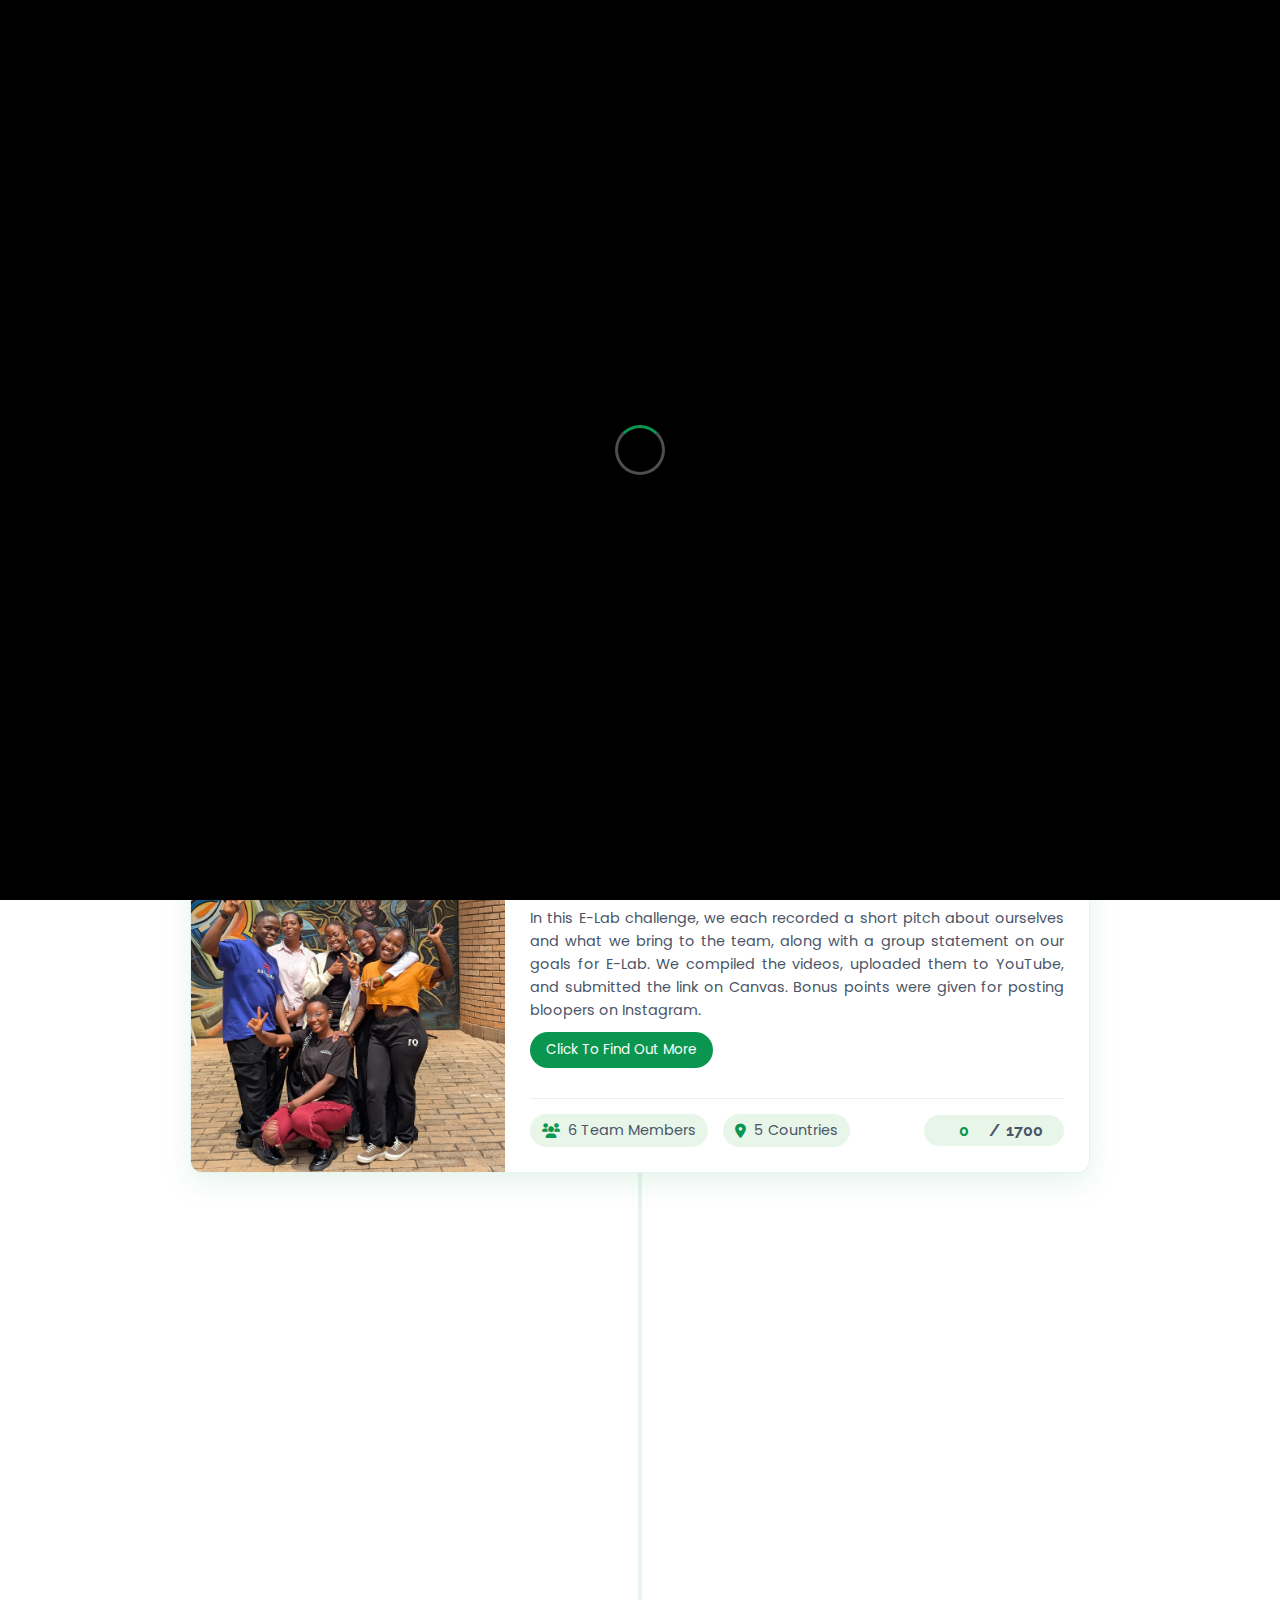
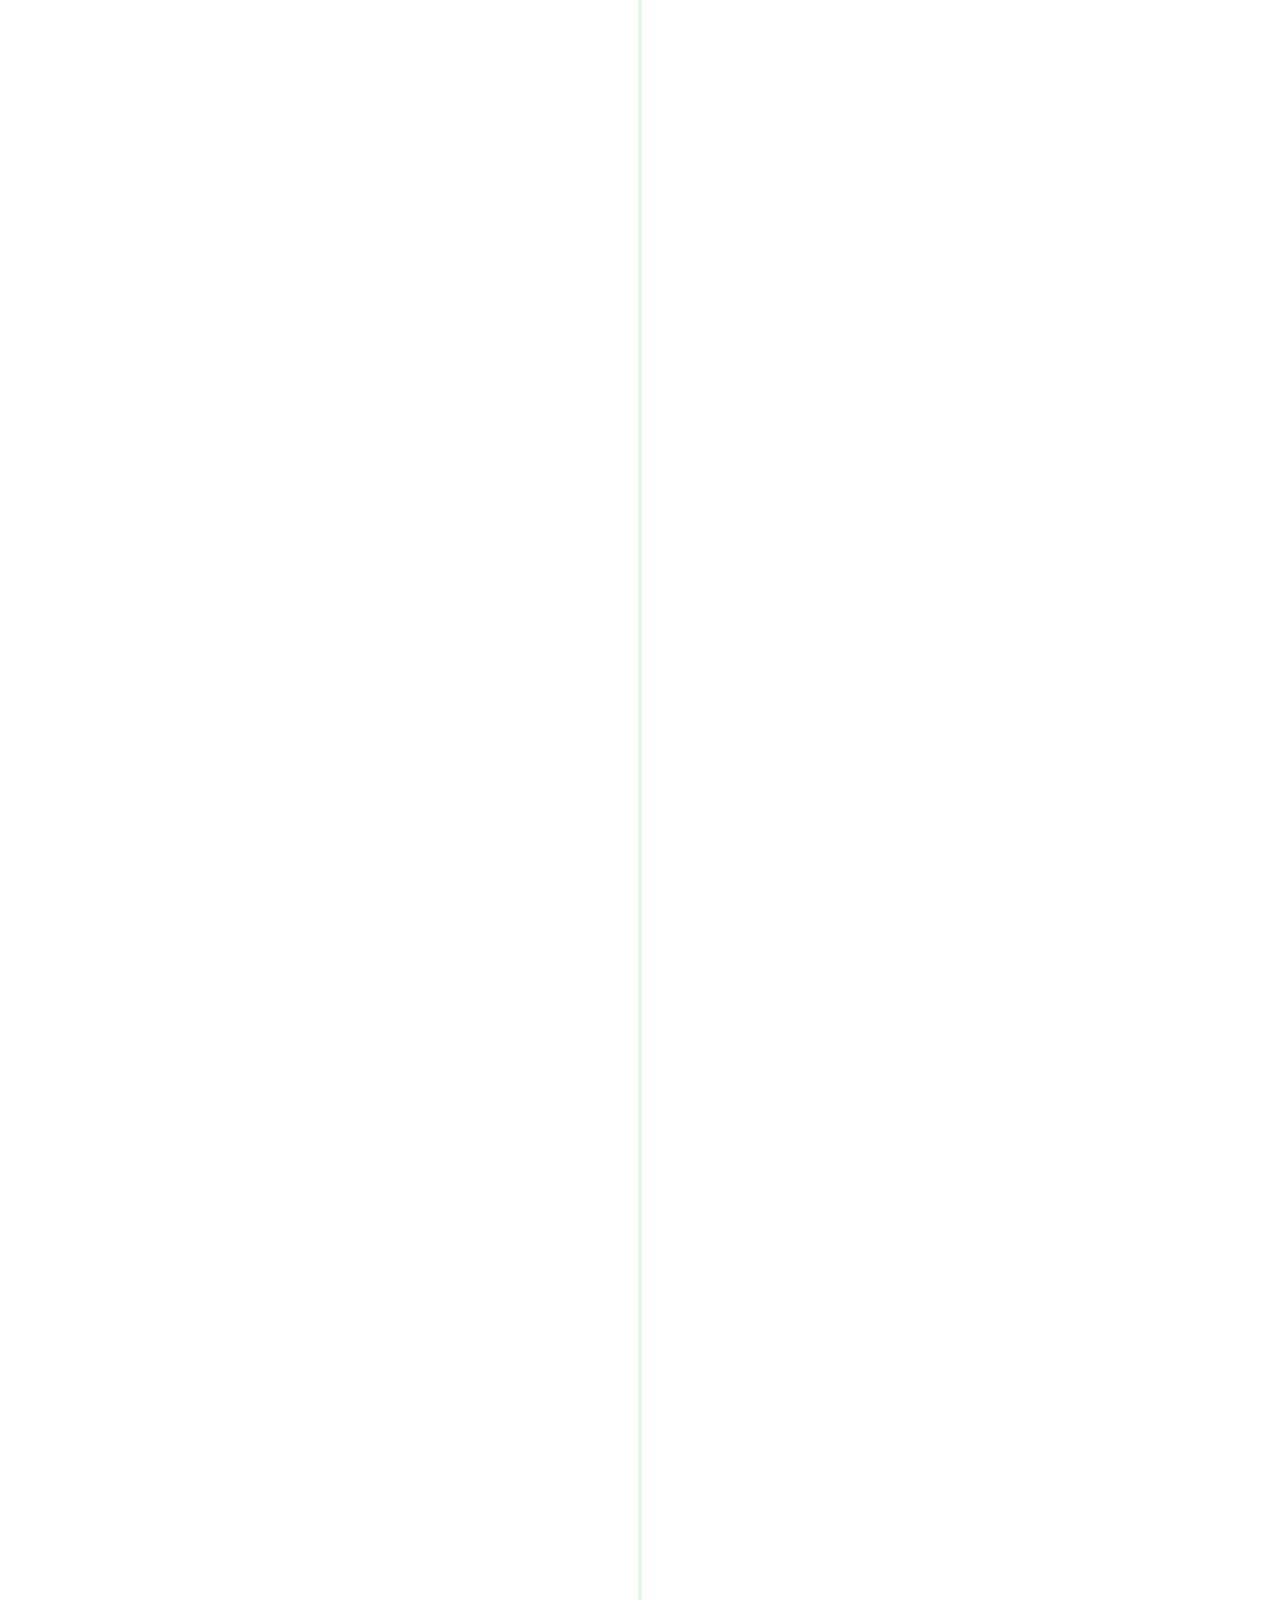
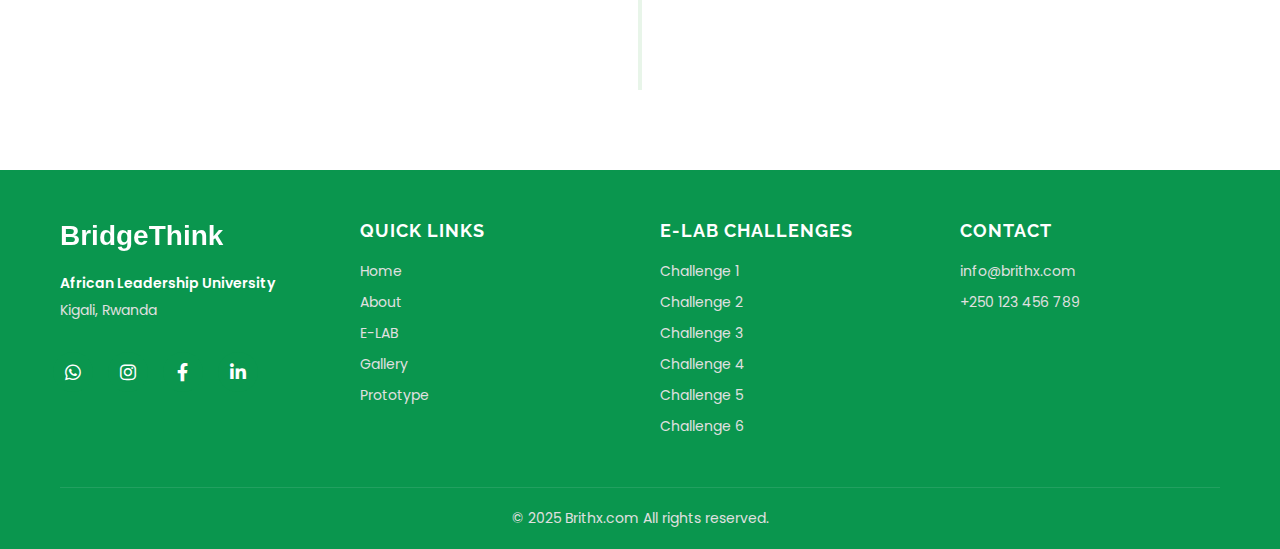
<file: e-lab.html>
<!DOCTYPE html>
<html lang="en">
<head>
    <meta charset="UTF-8">
    <meta name="viewport" content="width=device-width, initial-scale=1.0">
    <title>E-LAB Challanges | BridgeThink</title>
    <!-- Font Awesome for icons -->
    <link rel="stylesheet" href="https://cdnjs.cloudflare.com/ajax/libs/font-awesome/6.0.0/css/all.min.css">
    <!-- Google Fonts -->
    <link href="https://fonts.googleapis.com/css2?family=Raleway:wght@600;700&family=Poppins:wght@400;500&display=swap" rel="stylesheet">
    <link rel="stylesheet" href="style.css">
</head>
<body>
    <div class="loading-overlay" id="loadingOverlay">
        <div class="loader"></div>
    </div>
    
    <main>
        <header>
            <div class="brand-logo">
        <a href="index.html">Brithx</a>
    </div>
            <nav class="nav-menu" id="navMenu">
                <a href="index.html">Home</a>
                <a href="about.html">About</a>
                <a href="e-lab.html" class="active">E-LAB</a>
                <a href="gallery.html">Gallery</a>
                <a href="prototype.html">Prototype</a>
            </nav>
            
            <div class="menu-toggle" id="menuToggle">
                <span></span>
                <span></span>
                <span></span>
            </div>
        </header>
                <!-- Replace whatever hero section you have with this -->
        <section class="about-hero" style="background: url('1752409631333.jpg') no-repeat center center;">
            <div class="hero-overlay"></div>
                <div class="hero-content">
                    <h1>E-LAB Challenges</h1>
                    <p>Our documentation of the six E-lab challenges and its impact.</p>
                </div>
        </section>


    <div class="timeline">
        <!-- Timeline Event 1 -->
        <div class="timeline__event timeline__event--type1">
            <div class="timeline__event__image" style="background-image: url('1752409414556.jpg');"></div>
            <div class="timeline__event__content">
                <div class="timeline__event__header">
                    <div class="timeline__event__icon">
                        <i class="fas fa-search"></i>
                    </div>
                    <div class="timeline__event__meta">
                        <div class="timeline__event__badge">Challenge 1</div>
                        <div class="timeline__event__date">Week 1</div>
                    </div>
                </div>
                <div class="timeline__event__title">Team Introduction</div>
                <div class="timeline__event__description">
                    <p>In this E-Lab challenge, we each recorded a short pitch about ourselves and what we bring to the team, along with a group statement on our goals for E-Lab. We compiled the videos, uploaded them to YouTube, and submitted the link on Canvas. Bonus points were given for posting bloopers on Instagram.</p>
                    <button class="find-out-more" data-modal-target="modalOverlay">Click To Find Out More</button>
                </div>
                <div class="timeline__event__footer">
                    <div class="timeline__event__stats">
                        <div class="timeline__event__stat">
                            <i class="fas fa-users"></i>
                            <span>6 Team Members</span>
                        </div>
                        <div class="timeline__event__stat">
                            <i class="fas fa-map-marker-alt"></i>
                            <span>5 Countries</span>
                        </div>
                    </div>
                    <div class="timeline__event__grade">
                        <div class="grade-counter">
                            <span class="grade-current">0</span>
                            <span class="grade-divider">/</span>
                            <span class="grade-total">1700</span>
                        </div>
                    </div>
                </div>
            </div>
        </div>

        <!-- Timeline Event 2 -->
        <div class="timeline__event timeline__event--type2">
            <div class="timeline__event__image" style="background-image: url('The-Iconic-Attire-of-the-Maasai-People.webp');"></div>
            <div class="timeline__event__content">
                <div class="timeline__event__header">
                    <div class="timeline__event__icon">
                        <i class="fas fa-users"></i>
                    </div>
                    <div class="timeline__event__meta">
                        <div class="timeline__event__badge">Challenge 2</div>
                        <div class="timeline__event__date">Week 3</div>
                    </div>
                </div>
                <div class="timeline__event__title">Discover Africa</div>
                <div class="timeline__event__description">
                    <p>Our Think Tank was asked to spotlight an African community by telling a unique story about it—sharing its amazing facts, challenges, misconceptions, and what makes it special. We had to present this through a creative media format like a vlog, podcast, or radio show, with each member playing a specific role.</p>
                    <button class="find-out-more" data-modal-target="modalOverlay2">Click To Find Out More</button>
                </div>
                <div class="timeline__event__footer">
                    <div class="timeline__event__stats">
                        <div class="timeline__event__stat">
                            <i class="fas fa-clipboard-list"></i>
                            <span>25 User Surveys</span>
                        </div>
                        <div class="timeline__event__stat">
                            <i class="fas fa-user-friends"></i>
                            <span>3 Personas Created</span>
                        </div>
                    </div>
                    <div class="timeline__event__grade">
                        <div class="grade-counter">
                            <span class="grade-current">0</span>
                            <span class="grade-divider">/</span>
                            <span class="grade-total">1800</span>
                        </div>
                    </div>
                </div>
            </div>
        </div>

        <!-- Timeline Event 3 -->
        <div class="timeline__event timeline__event--type3">
            <div class="timeline__event__image" style="background-image: url('1752409414604.jpg');"></div>
            <div class="timeline__event__content">
                <div class="timeline__event__header">
                    <div class="timeline__event__icon">
                        <i class="fas fa-cogs"></i>
                    </div>
                    <div class="timeline__event__meta">
                        <div class="timeline__event__badge">Challenge 3</div>
                        <div class="timeline__event__date">Week 5</div>
                    </div>
                </div>
                <div class="timeline__event__title">Help Lab</div>
                <div class="timeline__event__description">
                    <p>In the HELP-LAB challenge, we were asked to choose a cause, take action, and create real impact in our community. We documented our work, shared our reflections, and compiled everything into a 3-minute video to post on YouTube and Instagram, then submitted the YouTube link on Canvas.</p>
                    <button class="find-out-more" data-modal-target="modalOverlay3">Click To Find Out More</button>
                </div>
                <div class="timeline__event__footer">
                    <div class="timeline__event__stats">
                        <div class="timeline__event__stat">
                            <i class="fas fa-lightbulb"></i>
                            <span>8 Concept Variants</span>
                        </div>
                        <div class="timeline__event__stat">
                            <i class="fas fa-tools"></i>
                            <span>3 Working Prototypes</span>
                        </div>
                    </div>
                    <div class="timeline__event__grade">
                        <div class="grade-counter">
                            <span class="grade-current">0</span>
                            <span class="grade-divider">/</span>
                            <span class="grade-total">2000</span>
                        </div>
                    </div>
                </div>
            </div>
        </div>

        <!-- Timeline Event 4 -->
        <div class="timeline__event timeline__event--type4">
            <div class="timeline__event__image" style="background-image: url('481514872_2099936710427899_1910590791004227902_n.jpg');"></div>
            <div class="timeline__event__content">
                <div class="timeline__event__header">
                    <div class="timeline__event__icon">
                        <i class="fas fa-rocket"></i>
                    </div>
                    <div class="timeline__event__meta">
                        <div class="timeline__event__badge">Challenge 4</div>
                        <div class="timeline__event__date">Week 7</div>
                    </div>
                </div>
                <div class="timeline__event__title">Hunt For Treasure</div>
                <div class="timeline__event__description">
                    <p>For this challenge, we interviewed an organization related to our problem’s G.C.G.O. to learn about their mission, origin, why they chose the issue, daily operations, challenges, successes, and future plans. This gave us valuable real-world insights.</p>
                    <button class="find-out-more" data-modal-target="modalOverlay4">Click To Find Out More</button>
                </div>
                <div class="timeline__event__footer">
                    <div class="timeline__event__stats">
                        <div class="timeline__event__stat">
                            <i class="fas fa-code"></i>
                            <span>12 Core Features</span>
                        </div>
                        <div class="timeline__event__stat">
                            <i class="fas fa-mobile-alt"></i>
                            <span>Mobile-First Design</span>
                        </div>
                    </div>
                    <div class="timeline__event__grade">
                        <div class="grade-counter">
                            <span class="grade-current">0</span>
                            <span class="grade-divider">/</span>
                            <span class="grade-total">2500</span>
                        </div>
                    </div>
                </div>
            </div>
        </div>

        <!-- Timeline Event 5 -->
        <div class="timeline__event timeline__event--type5">
            <div class="timeline__event__image" style="background-image: url('1752409631497.jpg');"></div>
            <div class="timeline__event__content">
                <div class="timeline__event__header">
                    <div class="timeline__event__icon">
                        <i class="fas fa-flask"></i>
                    </div>
                    <div class="timeline__event__meta">
                        <div class="timeline__event__badge">Challenge 5</div>
                        <div class="timeline__event__date">Week 9</div>
                    </div>
                </div>
                <div class="timeline__event__title">Launching Our Mission V2</div>
                <div class="timeline__event__description">
                    <p>In the E-Lab challenge, based on our mission and researched problem, we competed for a $10,000 grant by creating a project proposal presentation and a 3-minute video pitch explaining who we are, the problem, our solution, and why we need the funding.</p>
                    <button class="find-out-more" data-modal-target="modalOverlay5">Click To Find Out More</button>
                </div>
                <div class="timeline__event__footer">
                    <div class="timeline__event__stats">
                        <div class="timeline__event__stat">
                            <i class="fas fa-chart-line"></i>
                            <span>85% User Satisfaction</span>
                        </div>
                        <div class="timeline__event__stat">
                            <i class="fas fa-sync-alt"></i>
                            <span>3 Iterations</span>
                        </div>
                    </div>
                    <div class="timeline__event__grade">
                        <div class="grade-counter">
                            <span class="grade-current">0</span>
                            <span class="grade-divider">/</span>
                            <span class="grade-total">2000</span>
                        </div>
                    </div>
                </div>
            </div>
        </div>

        <!-- Timeline Event 6 -->
        <div class="timeline__event timeline__event--type6">
            <div class="timeline__event__image" style="background-image: url('Screenshot 2025-07-19 024517.png');"></div>
            <div class="timeline__event__content">
                <div class="timeline__event__header">
                    <div class="timeline__event__icon">
                        <i class="fas fa-bullseye"></i>
                    </div>
                    <div class="timeline__event__meta">
                        <div class="timeline__event__badge">Challenge 6</div>
                        <div class="timeline__event__date">Week 11</div>
                    </div>
                </div>
                <div class="timeline__event__title">Our Digital Print</div>
                <div class="timeline__event__description">
                    <p>In the E-Lab Web Design challenge, we created a website showcasing our Think Tank’s journey, team, and work using platforms like HTML/CSS/JS We submitted the website link on Canvas by the deadline.</p>
                    <button class="find-out-more" data-modal-target="modalOverlay6">Click To Find Out More</button>
                </div>
                <div class="timeline__event__footer">
                    <div class="timeline__event__stats">
                        <div class="timeline__event__stat">
                            <i class="fas fa-trophy"></i>
                            <span>Best Innovation Award</span>
                        </div>
                        <div class="timeline__event__stat">
                            <i class="fas fa-handshake"></i>
                            <span>2 Partnership Offers</span>
                        </div>
                    </div>
                    <div class="timeline__event__grade">
                        <div class="grade-counter">
                            <span class="grade-current">Awaiting</span>
                            <span class="grade-divider"></span>
                            <span class="grade-total"></span>
                        </div>
                    </div>
                </div>
            </div>
        </div>
    </div>

    <!-- Modal Lightbox -->
    <div class="modal-overlay" id="modalOverlay">
        <div class="modal-container">
            <div class="modal-image" style="background-image: url('1752409414556.jpg');"></div>
            <div class="modal-content">
             <!-- In modal 1 -->
                <div class="modal-close" data-modal-close="modalOverlay">
                    <i class="fas fa-times"></i>
                </div>

                <div class="info-card">
                    <h3>Challenge Information</h3>
                    <p><strong>Category:</strong> Team Introduction</p>
                    <p><strong>Project Date:</strong> May 23, 2025 - May 29, 2025</p>
                    <p><strong>Project URL:</strong> <a href="https://www.instagram.com/reel/DKOj3yAobNA/?utm_source=ig_web_copy_link&igsh=MzRlODBiNWFlZA==" target="_blank">Link</a></p>
                </div>
                <h4>About This Challenge</h4>
                <p>Lorem ipsum dolor sit amet, consectetur adipiscing elit. Sed do eiusmod tempor incididunt ut labore et dolore magna aliqua. Ut enim ad minim veniam, quis nostrud exercitation ullamco laboris nisi ut aliquip ex ea commodo consequat.</p>
                <a href="https://youtu.be/Q3ZXdlNmoIw?si=SdEc8I19wflBSYsV" class="video-link" target="_blank">
                    <i class="fas fa-play"></i> Watch Challenge Video
                </a>
            </div>
        </div>
    </div>

    <!-- Second Modal Lightbox -->
<div class="modal-overlay" id="modalOverlay2">
    <div class="modal-container">
        <div class="modal-image" style="background-image: url('The-Iconic-Attire-of-the-Maasai-People.webp');"></div>
        <div class="modal-content">
            <!-- In modal 2 -->
            <div class="modal-close" data-modal-close="modalOverlay2">
                <i class="fas fa-times"></i>
            </div>
            <div class="info-card">
                <h3>Challenge Information</h3>
                <p><strong>Category:</strong> Story Telling on an African Community</p>
                <p><strong>Project Date:</strong> May 30, 2025 - June 05, 2025</p>
                <p><strong>Project URL:</strong> <a href="https://www.instagram.com/reel/DKdG2-RoP_a/?utm_source=ig_web_copy_link&igsh=MzRlODBiNWFlZA==" target="_blank">Link</a></p>
            </div>
            <h4>About This Second Challenge</h4>
            <p>Duis aute irure dolor in reprehenderit in voluptate velit esse cillum dolore eu fugiat nulla pariatur. Excepteur sint occaecat cupidatat non proident, sunt in culpa qui officia deserunt mollit anim id est laborum.</p>
            <a href="https://youtu.be/eIA9LjViFf0?si=tAxqMes5ciloVk6u" class="video-link" target="_blank">
                <i class="fas fa-play"></i> Watch Second Challenge Video
            </a>
        </div>
    </div>
</div>

<div class="modal-overlay" id="modalOverlay3">
    <div class="modal-container">
        <div class="modal-image" style="background-image: url('1752409414842.jpg');"></div>
        <div class="modal-content">
            <!-- In modal 2 -->
            <div class="modal-close" data-modal-close="modalOverlay3">
                <i class="fas fa-times"></i>
            </div>
            <div class="info-card">
                <h3>Challenge Information</h3>
                <p><strong>Category:</strong> Community Engagement</p>
                <p><strong>Project Date:</strong> June 06, 2025 - June 19, 2025</p>
                <p><strong>Project URL:</strong> <a href="https://www.instagram.com/reel/DLF5Ic_IKx3/?utm_source=ig_web_copy_link&igsh=MzRlODBiNWFlZA==" target="_blank">Link</a></p>
            </div>
            <h4>About Help Lab</h4>
            <p>Duis aute irure dolor in reprehenderit in voluptate velit esse cillum dolore eu fugiat nulla pariatur. Excepteur sint occaecat cupidatat non proident, sunt in culpa qui officia deserunt mollit anim id est laborum.</p>
            <a href="https://youtu.be/EFhqwMvQ_ok?si=4ixMm3Fxv8jg0SBy" class="video-link" target="_blank">
                <i class="fas fa-play"></i> Watch Third Challenge Video
            </a>
        </div>
    </div>
</div>

<div class="modal-overlay" id="modalOverlay4">
    <div class="modal-container">
        <div class="modal-image" style="background-image: url('489789475_2127736787647891_1852482102329795368_n.jpg');"></div>
        <div class="modal-content">
            <!-- In modal 2 -->
            <div class="modal-close" data-modal-close="modalOverlay4">
                <i class="fas fa-times"></i>
            </div>
            <div class="info-card">
                <h3>Challenge Information</h3>
                <p><strong>Category:</strong> Conducting an Interview</p>
                <p><strong>Project Date:</strong> June 20, 2025 - June 26, 2025</p>
                <p><strong>Project URL:</strong> <a href="https://youtu.be/DclBxja8WaM?si=JDHVtt8_weubz9fa" target="_blank">Link</a></p>
            </div>
            <h4>About Hunt for Treasure</h4>
            <p>Duis aute irure dolor in reprehenderit in voluptate velit esse cillum dolore eu fugiat nulla pariatur. Excepteur sint occaecat cupidatat non proident, sunt in culpa qui officia deserunt mollit anim id est laborum.</p>
            <a href="https://youtu.be/DclBxja8WaM?si=JDHVtt8_weubz9fa" class="video-link" target="_blank">
                <i class="fas fa-play"></i> Watch the Video
            </a>
        </div>
    </div>
</div>

<div class="modal-overlay" id="modalOverlay5">
    <div class="modal-container">
        <div class="modal-image" style="background-image: url('1752409631110.jpg');"></div>
        <div class="modal-content">
            <!-- In modal 2 -->
            <div class="modal-close" data-modal-close="modalOverlay5">
                <i class="fas fa-times"></i>
            </div>
            <div class="info-card">
                <h3>Challenge Information</h3>
                <p><strong>Category:</strong> Project Proposal for Grant</p>
                <p><strong>Project Date:</strong> Jun 27, 2025 - July 03, 2025</p>
                <p><strong>Project URL:</strong> <a href="https://www.instagram.com/reel/DLqlyKJooyw/?utm_source=ig_web_copy_link&igsh=MzRlODBiNWFlZA==" target="_blank">Link</a></p>
            </div>
            <h4>About Lauch Your Mission</h4>
            <p>Duis aute irure dolor in reprehenderit in voluptate velit esse cillum dolore eu fugiat nulla pariatur. Excepteur sint occaecat cupidatat non proident, sunt in culpa qui officia deserunt mollit anim id est laborum.</p>
            <a href="https://youtu.be/DErOEvIoQmk?si=0pAC__goia3LVrje" class="video-link" target="_blank">
                <i class="fas fa-play"></i> Watch the Video
            </a>
        </div>
    </div>
</div>

<div class="modal-overlay" id="modalOverlay6">
    <div class="modal-container">
        <div class="modal-image" style="background-image: url('The-Iconic-Attire-of-the-Maasai-People.webp');"></div>
        <div class="modal-content">
            <!-- In modal 2 -->
            <div class="modal-close" data-modal-close="modalOverlay6">
                <i class="fas fa-times"></i>
            </div>
            <div class="info-card">
                <h3>Challenge Information</h3>
                <p><strong>Category:</strong> Launching a Website</p>
                <p><strong>Project Date:</strong> July 04, 2025  - July 18, 2025</p>
                <p><strong>Project URL:</strong> <a href="https://www.instagram.com/bridge_think?utm_source=ig_web_button_share_sheet&igsh=ZDNlZDc0MzIxNw==" target="_blank">Link</a></p>
            </div>
            <h4>About Our Digital Print</h4>
            <p>Duis aute irure dolor in reprehenderit in voluptate velit esse cillum dolore eu fugiat nulla pariatur. Excepteur sint occaecat cupidatat non proident, sunt in culpa qui officia deserunt mollit anim id est laborum.</p>
            <a href="https://www.youtube.com/@Bridge_Think-C4" class="video-link" target="_blank">
                <i class="fas fa-play"></i>Go To Page
            </a>
        </div>
    </div>
</div>
</main>
    <script src="app.js"></script>
    <footer class="footer">
        <div class="footer-container">
            <div class="footer-content">
                <!-- Brand and School Info -->
                <div class="footer-section footer-brand">
                    <div class="brand-name">BridgeThink</div>
                    <div class="school-info">
                        <div class="school-name">African Leadership University</div>
                        <div>Kigali, Rwanda</div>
                    </div>
                    <div class="social-icons">
                        <a href="#" aria-label="WhatsApp">
                            <i class="fab fa-whatsapp"></i>
                        </a>
                        <a href="#" aria-label="Instagram">
                            <i class="fab fa-instagram"></i>
                        </a>
                        <a href="#" aria-label="Facebook">
                            <i class="fab fa-facebook-f"></i>
                        </a>
                        <a href="#" aria-label="LinkedIn">
                            <i class="fab fa-linkedin-in"></i>
                        </a>
                    </div>
                </div>

                <!-- Quick Links -->
                <div class="footer-section">
                    <h3>Quick Links</h3>
                    <div class="footer-links">
                        <a href="index.html">Home</a>
                        <a href="about.html">About</a>
                        <a href="e-lab.html">E-LAB</a>
                        <a href="gallery.html">Gallery</a>
                        <a href="prototype.html">Prototype</a>
                    </div>
                </div>

                <!-- E-LAB Challenges -->
                <div class="footer-section">
                    <h3>E-LAB Challenges</h3>
                    <div class="footer-links">
                        <a href="challenge1.html">Challenge 1</a>
                        <a href="challenge2.html">Challenge 2</a>
                        <a href="challenge3.html">Challenge 3</a>
                        <a href="challenge4.html">Challenge 4</a>
                        <a href="challenge5.html">Challenge 5</a>
                        <a href="challenge6.html">Challenge 6</a>
                    </div>
                </div>

                <!-- Additional Space or Contact Info -->
                <div class="footer-section">
                    <h3>Contact</h3>
                    <div class="footer-links">
                        <a href="mailto:info@brithx.com">info@brithx.com</a>
                        <a href="tel:+250123456789">+250 123 456 789</a>
                    </div>
                </div>
            </div>

            <div class="footer-bottom">
                <p>&copy; 2025 Brithx.com All rights reserved.</p>
            </div>
        </div>
    </footer>
</body>
</html>
</file>
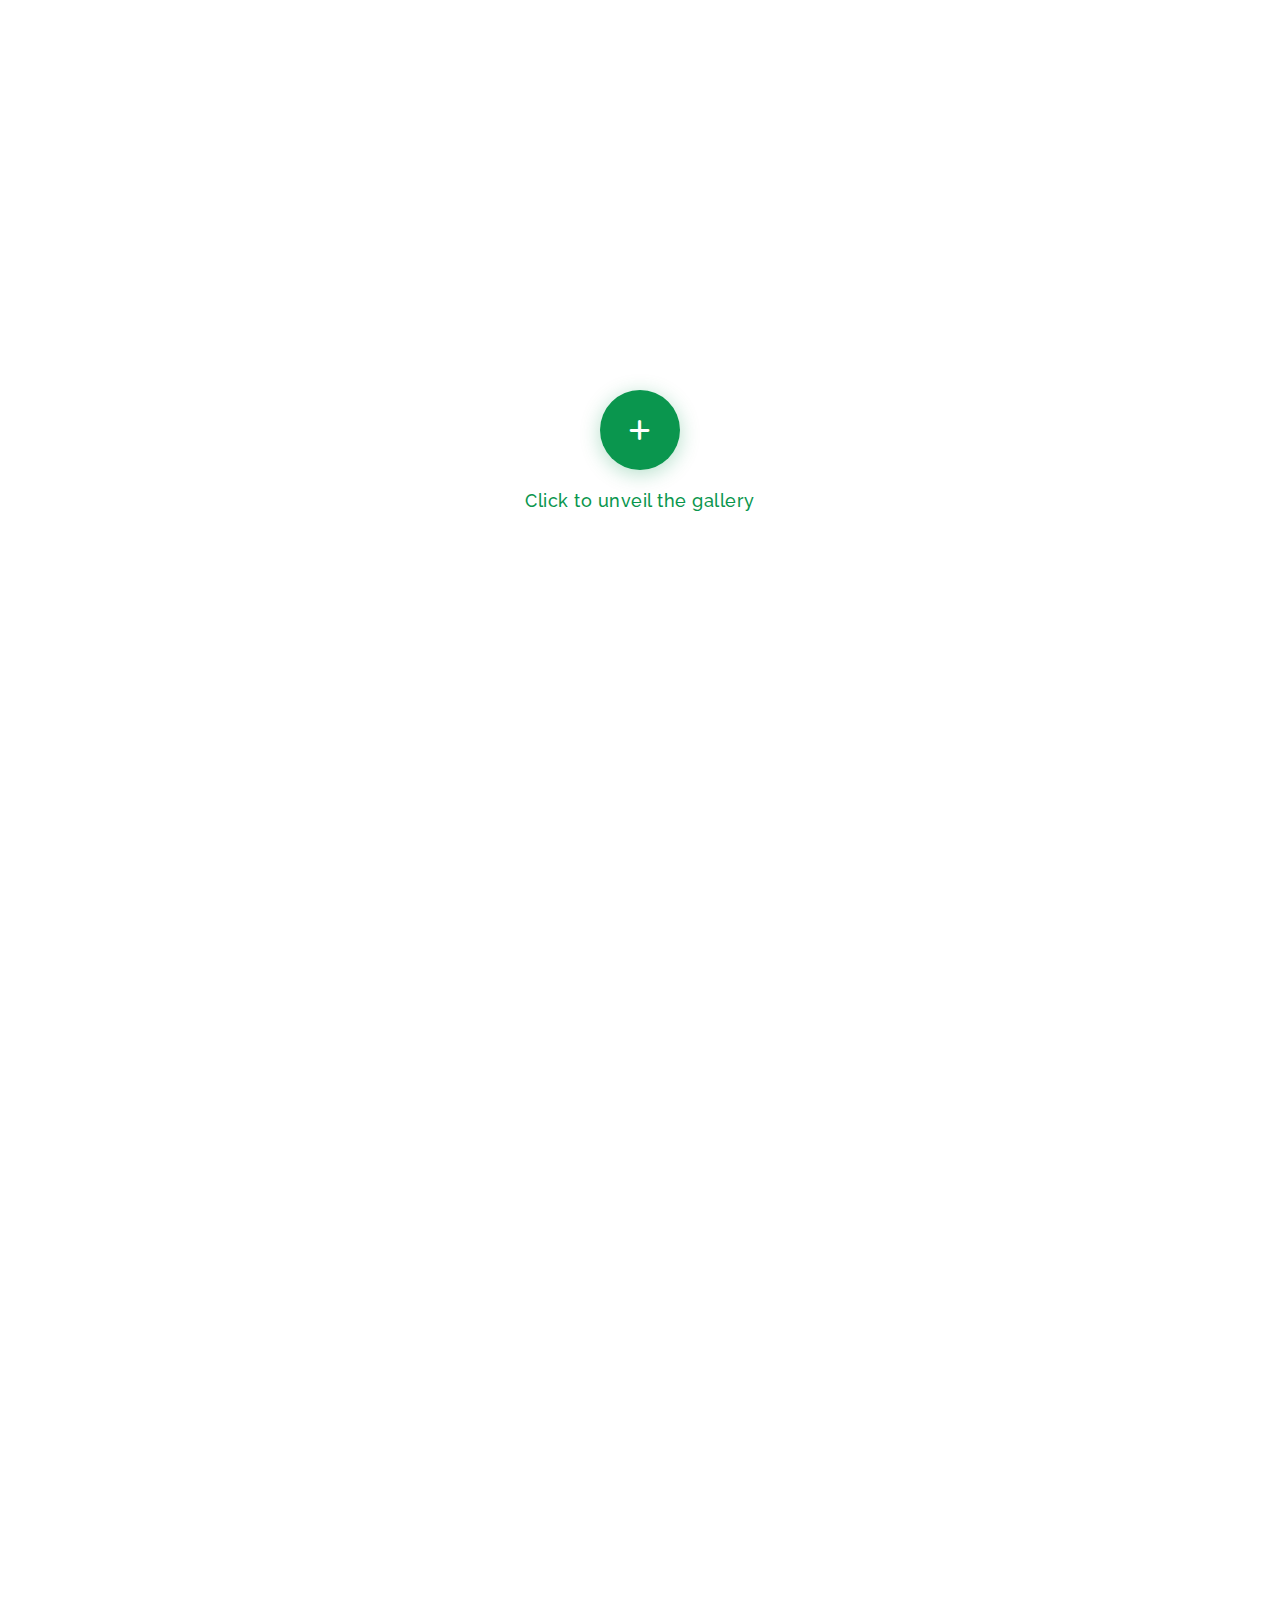
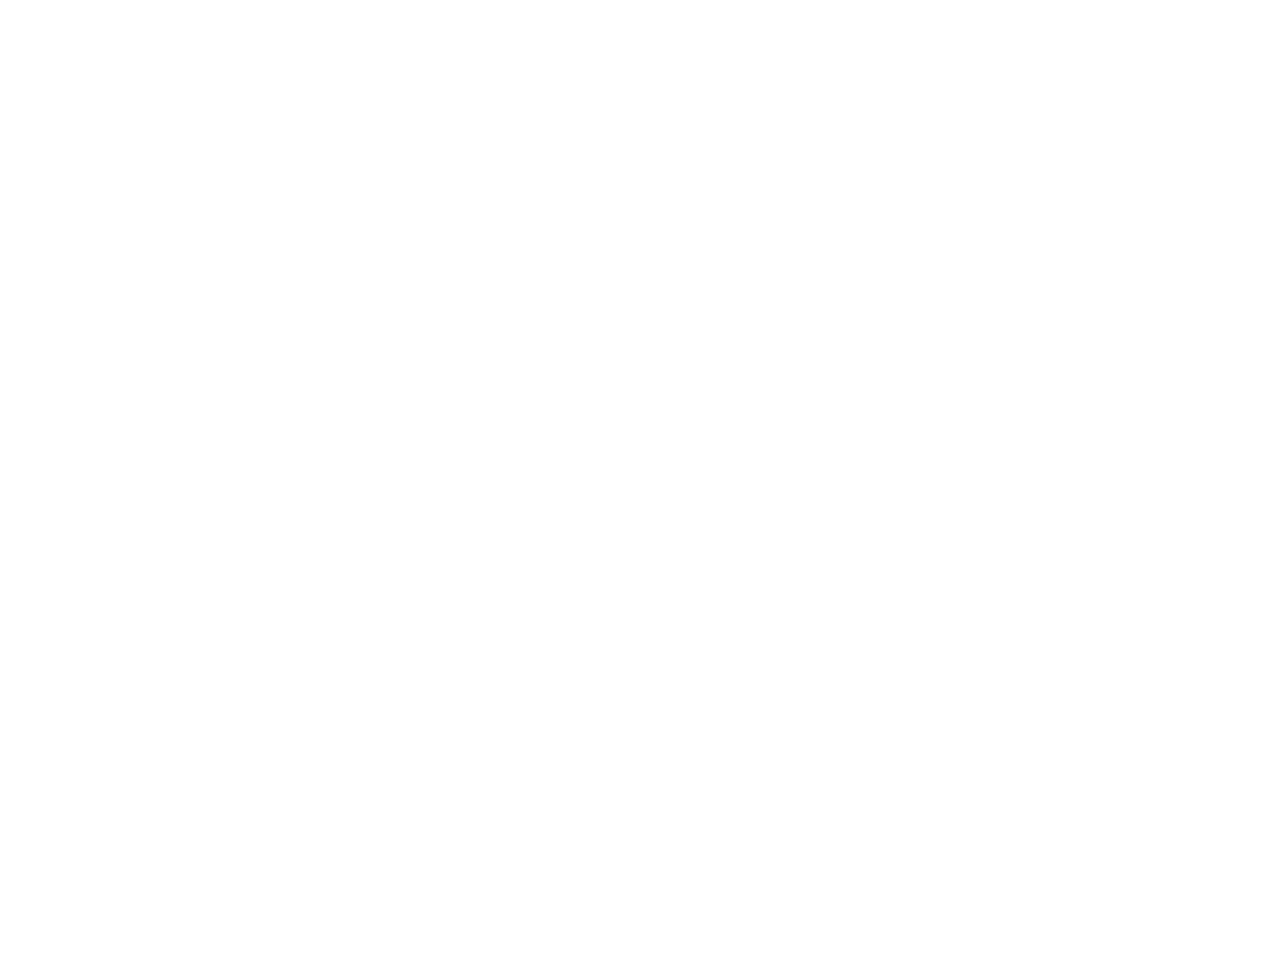
<file: gl.html>
<!DOCTYPE html>
<html lang="en">
<head>
    <meta charset="UTF-8">
    <meta name="viewport" content="width=device-width, initial-scale=1.0">
    <title>Solitaire Gallery Component</title>
    <link href="https://fonts.googleapis.com/css2?family=Raleway:wght@400;600;700&family=Poppins:wght@300;400;500;600&display=swap" rel="stylesheet">
    <link rel="stylesheet" href="https://cdnjs.cloudflare.com/ajax/libs/font-awesome/6.0.0/css/all.min.css">
    <style>
        * {
            margin: 0;
            padding: 0;
            box-sizing: border-box;
        }

        body {
            font-family: 'Poppins', sans-serif;
            background: #ffffff;
            min-height: 100vh;
            overflow-x: hidden;
        }

        .gallery-container {
            position: relative;
            width: 100%;
            min-height: 100vh;
            display: flex;
            flex-direction: column;
            align-items: center;
            justify-content: center;
            padding: 20px;
            background: #ffffff;
        }

        .gallery-trigger {
            position: relative;
            z-index: 1000;
            display: flex;
            flex-direction: column;
            align-items: center;
            gap: 20px;
            transition: opacity 0.3s ease;
        }

        .gallery-trigger.hidden {
            opacity: 0;
            pointer-events: none;
        }

        .plus-button {
            width: 80px;
            height: 80px;
            border-radius: 50%;
            background: #0a964e;
            border: none;
            display: flex;
            align-items: center;
            justify-content: center;
            cursor: pointer;
            transition: all 0.3s ease;
            box-shadow: 0 4px 20px rgba(10, 150, 78, 0.3);
        }

        .plus-button:hover {
            background: #087a40;
            transform: scale(1.1);
            box-shadow: 0 6px 25px rgba(10, 150, 78, 0.4);
        }

        .plus-button i {
            font-size: 24px;
            color: #ffffff;
            transition: transform 0.3s ease;
        }

        .plus-button:hover i {
            transform: rotate(90deg);
        }

        .gallery-text {
            font-family: 'Raleway', sans-serif;
            font-size: 18px;
            color: #0a964e;
            text-align: center;
            font-weight: 500;
            letter-spacing: 0.5px;
        }

        .gallery-grid {
            position: absolute;
            top: 0;
            left: 0;
            width: 100%;
            min-height: 100vh;
            display: grid;
            grid-template-columns: repeat(4, 1fr);
            gap: 20px;
            padding: 40px 20px;
            opacity: 0;
            visibility: hidden;
            z-index: 500;
            background: #ffffff;
        }

        .gallery-grid.active {
            opacity: 1;
            visibility: visible;
        }

        .gallery-item {
            position: relative;
            aspect-ratio: 2/3;
            border-radius: 6px;
            overflow: hidden;
            cursor: pointer;
            transform: translateY(200px) rotate(15deg);
            opacity: 0;
            transition: all 0.6s cubic-bezier(0.5, 0, 0.5, 1);
            box-shadow: 0 8px 25px rgba(0, 0, 0, 0.15);
        }

        .gallery-item.animated {
            transform: translateY(0) rotate(0deg);
            opacity: 1;
        }

        .gallery-item img {
            width: 100%;
            height: 100%;
            object-fit: cover;
            transition: transform 0.3s ease;
        }

        .gallery-item:hover img {
            transform: scale(1.05);
        }

        .gallery-item::after {
            content: '';
            position: absolute;
            top: 0;
            left: 0;
            right: 0;
            bottom: 0;
            background: linear-gradient(to bottom, transparent 60%, rgba(0,0,0,0.8));
            opacity: 0;
            transition: opacity 0.3s ease;
            z-index: 1;
        }

        .gallery-item:hover::after {
            opacity: 1;
        }

        .gallery-overlay {
            position: fixed;
            top: 0;
            left: 0;
            width: 100%;
            height: 100%;
            background: rgba(255, 255, 255, 0.1);
            z-index: 400;
            opacity: 0;
            visibility: hidden;
            transition: all 0.3s ease;
        }

        .gallery-overlay.active {
            opacity: 1;
            visibility: visible;
        }

        .fallback-image {
            width: 100%;
            height: 100%;
            background: linear-gradient(135deg, #0a964e, #087a40);
            display: flex;
            align-items: center;
            justify-content: center;
            color: #ffffff;
            font-size: 14px;
            text-align: center;
        }

        /* Responsive breakpoints */
        @media (max-width: 1200px) {
            .gallery-grid {
                grid-template-columns: repeat(3, 1fr);
            }
        }

        @media (max-width: 992px) {
            .gallery-grid {
                grid-template-columns: repeat(2, 1fr);
                gap: 15px;
                padding: 30px 15px;
            }
            
            .plus-button {
                width: 70px;
                height: 70px;
            }
            
            .plus-button i {
                font-size: 20px;
            }
            
            .gallery-text {
                font-size: 16px;
            }
        }

        @media (max-width: 768px) {
            .gallery-grid {
                grid-template-columns: repeat(2, 1fr);
                gap: 12px;
                padding: 25px 12px;
            }
        }

        @media (max-width: 480px) {
            .gallery-grid {
                grid-template-columns: 1fr;
                gap: 15px;
                padding: 20px 10px;
            }
            
            .plus-button {
                width: 60px;
                height: 60px;
            }
            
            .plus-button i {
                font-size: 18px;
            }
            
            .gallery-text {
                font-size: 14px;
            }
        }
    </style>
</head>
<body>
    <div class="gallery-container">
        <div class="gallery-trigger" id="galleryTrigger">
            <div class="plus-button" id="plusButton">
                <i class="fa fa-plus"></i>
            </div>
            <div class="gallery-text">Click to unveil the gallery</div>
        </div>

        <div class="gallery-overlay" id="galleryOverlay"></div>

        <div class="gallery-grid" id="galleryGrid">
            <!-- Images will be dynamically generated -->
        </div>
    </div>

    <script>
        class GalleryComponent {
            constructor() {
                this.isOpen = false;
                this.images = this.generateImageUrls();
                this.init();
            }

            generateImageUrls() {
                // Using movie poster aspect ratio images
                const sources = [
                    'https://images.unsplash.com/photo-1440404653325-ab127d49abc1?w=400&h=600&fit=crop',
                    'https://images.unsplash.com/photo-1518837695005-2083093ee35b?w=400&h=600&fit=crop',
                    'https://images.unsplash.com/photo-1506905925346-21bda4d32df4?w=400&h=600&fit=crop',
                    'https://images.unsplash.com/photo-1441974231531-c6227db76b6e?w=400&h=600&fit=crop',
                    'https://images.unsplash.com/photo-1501594907352-04cda38ebc29?w=400&h=600&fit=crop',
                    'https://images.unsplash.com/photo-1447752875215-b2761acb3c5d?w=400&h=600&fit=crop',
                    'https://images.unsplash.com/photo-1500382017468-9049fed747ef?w=400&h=600&fit=crop',
                    'https://images.unsplash.com/photo-1519904981063-b0cf448d479e?w=400&h=600&fit=crop',
                    'https://images.unsplash.com/photo-1426604966848-d7adac402bff?w=400&h=600&fit=crop',
                    'https://images.unsplash.com/photo-1472214103451-9374bd1c798e?w=400&h=600&fit=crop',
                    'https://images.unsplash.com/photo-1418065460487-3309a78fa4aa?w=400&h=600&fit=crop',
                    'https://images.unsplash.com/photo-1507525428034-b723cf961d3e?w=400&h=600&fit=crop',
                    'https://images.unsplash.com/photo-1540979388789-6cee28a1cdc9?w=400&h=600&fit=crop',
                    'https://images.unsplash.com/photo-1506905925346-21bda4d32df4?w=400&h=600&fit=crop',
                    'https://images.unsplash.com/photo-1519904981063-b0cf448d479e?w=400&h=600&fit=crop',
                    'https://images.unsplash.com/photo-1441974231531-c6227db76b6e?w=400&h=600&fit=crop',
                    'https://images.unsplash.com/photo-1501594907352-04cda38ebc29?w=400&h=600&fit=crop',
                    'https://images.unsplash.com/photo-1518837695005-2083093ee35b?w=400&h=600&fit=crop',
                    'https://images.unsplash.com/photo-1447752875215-b2761acb3c5d?w=400&h=600&fit=crop',
                    'https://images.unsplash.com/photo-1500382017468-9049fed747ef?w=400&h=600&fit=crop'
                ];
                return sources;
            }

            init() {
                this.createGallery();
                this.bindEvents();
            }

            createGallery() {
                const galleryGrid = document.getElementById('galleryGrid');
                
                this.images.forEach((src, index) => {
                    const item = document.createElement('div');
                    item.className = 'gallery-item';
                    item.style.animationDelay = `${Math.floor(index / 4) * 0.1}s`;
                    
                    const img = document.createElement('img');
                    img.src = src;
                    img.alt = `Gallery image ${index + 1}`;
                    img.loading = 'lazy';
                    
                    // Error handling with fallback
                    img.onerror = () => {
                        const fallback = document.createElement('div');
                        fallback.className = 'fallback-image';
                        fallback.innerHTML = `<div>Image ${index + 1}<br>Nature Scene</div>`;
                        item.replaceChild(fallback, img);
                    };
                    
                    item.appendChild(img);
                    galleryGrid.appendChild(item);
                });
            }

            bindEvents() {
                const plusButton = document.getElementById('plusButton');
                const galleryOverlay = document.getElementById('galleryOverlay');
                
                plusButton.addEventListener('click', () => this.openGallery());
                galleryOverlay.addEventListener('click', () => this.closeGallery());
                
                // Touch support for mobile
                plusButton.addEventListener('touchstart', (e) => {
                    e.preventDefault();
                    this.openGallery();
                });
                
                galleryOverlay.addEventListener('touchstart', (e) => {
                    e.preventDefault();
                    this.closeGallery();
                });
            }

            openGallery() {
                if (this.isOpen) return;
                
                this.isOpen = true;
                const trigger = document.getElementById('galleryTrigger');
                const overlay = document.getElementById('galleryOverlay');
                const grid = document.getElementById('galleryGrid');
                const items = document.querySelectorAll('.gallery-item');
                
                // Hide trigger and show overlay
                trigger.classList.add('hidden');
                overlay.classList.add('active');
                grid.classList.add('active');
                
                // Animate items with staggered delay
                items.forEach((item, index) => {
                    const row = Math.floor(index / this.getColumnsCount());
                    const delay = row * 100; // 100ms delay per row
                    
                    setTimeout(() => {
                        item.classList.add('animated');
                    }, delay);
                });
            }

            closeGallery() {
                if (!this.isOpen) return;
                
                this.isOpen = false;
                const trigger = document.getElementById('galleryTrigger');
                const overlay = document.getElementById('galleryOverlay');
                const grid = document.getElementById('galleryGrid');
                const items = document.querySelectorAll('.gallery-item');
                
                // Reverse animation
                items.forEach((item, index) => {
                    const row = Math.floor(index / this.getColumnsCount());
                    const delay = (Math.max(...Array.from(items).map((_, i) => Math.floor(i / this.getColumnsCount()))) - row) * 50;
                    
                    setTimeout(() => {
                        item.classList.remove('animated');
                    }, delay);
                });
                
                // Hide overlay and grid after animation
                setTimeout(() => {
                    overlay.classList.remove('active');
                    grid.classList.remove('active');
                    trigger.classList.remove('hidden');
                }, 800);
            }

            getColumnsCount() {
                const width = window.innerWidth;
                if (width >= 1200) return 4;
                if (width >= 992) return 3;
                if (width >= 768) return 2;
                return 1;
            }
        }

        // Initialize gallery when DOM is loaded
        document.addEventListener('DOMContentLoaded', () => {
            new GalleryComponent();
        });

        // Handle window resize
        window.addEventListener('resize', () => {
            // Recalculate layout if needed
            if (window.gallery && window.gallery.isOpen) {
                // Could implement responsive recalculation here
            }
        });
    </script>
</body>
</html>
</file>
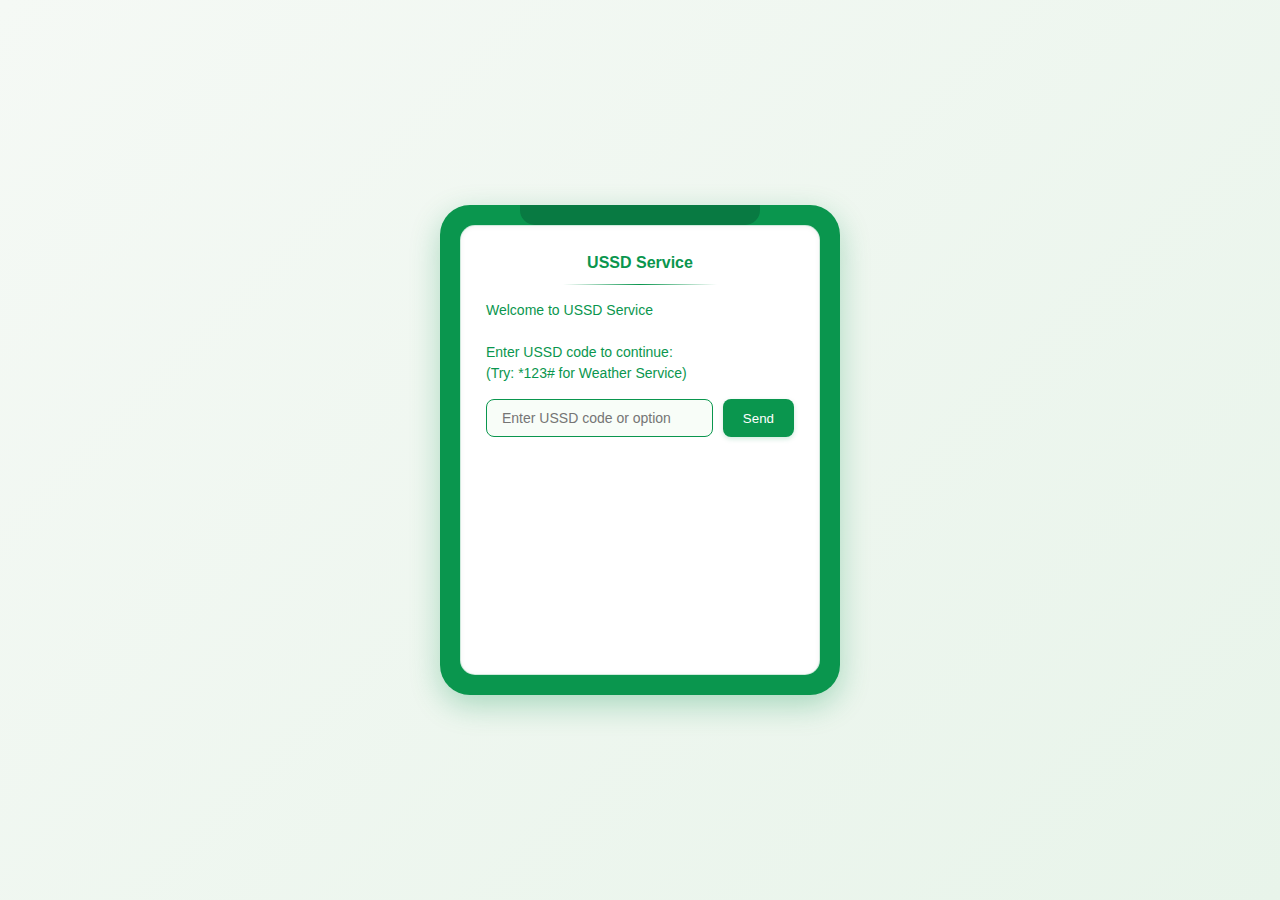
<file: kws.html>
<!DOCTYPE html>
<html lang="en">
<head>
    <meta charset="UTF-8">
    <meta name="viewport" content="width=device-width, initial-scale=1.0">
    <title>Kajiado County Weather Alert USSD System</title>
    <style>
        * {
            margin: 0;
            padding: 0;
            box-sizing: border-box;
        }

        @keyframes blink {
            0%, 50% { opacity: 1; }
            51%, 100% { opacity: 0.3; }
        }

        body {
            font-family: 'Poppins', sans-serif;
            background: linear-gradient(135deg, #f5f9f5 0%, #e8f4ea 100%);
            min-height: 100vh;
            display: flex;
            justify-content: center;
            align-items: center;
            padding: 15px;
        }

        .phone-container {
            background: #0a964e;
            padding: 20px;
            border-radius: 30px;
            box-shadow: 0 10px 30px rgba(10, 150, 78, 0.3);
            max-width: 400px;
            width: 100%;
            margin: 0 auto;
            position: relative;
            overflow: hidden;
        }

        .phone-container::before {
            content: '';
            position: absolute;
            top: 0;
            left: 50%;
            transform: translateX(-50%);
            width: 60%;
            height: 20px;
            background: #087a42;
            border-bottom-left-radius: 15px;
            border-bottom-right-radius: 15px;
            z-index: 1;
        }

        .screen {
            background: #ffffff;
            color: #0a964e;
            padding: 25px;
            min-height: 450px;
            font-size: 14px;
            line-height: 1.5;
            border-radius: 15px;
            box-shadow: inset 0 1px 5px rgba(0, 0, 0, 0.05);
            font-family: 'Poppins', sans-serif;
            position: relative;
            z-index: 2;
            border: 1px solid rgba(10, 150, 78, 0.2);
        }

        .input-section {
            margin-top: 15px;
            display: flex;
            gap: 10px;
        }

        input[type="text"] {
            background: #f8fdf8;
            border: 1px solid #0a964e;
            color: #0a964e;
            padding: 10px 15px;
            font-family: 'Poppins', sans-serif;
            flex: 1;
            font-size: 14px;
            border-radius: 8px;
            transition: all 0.3s ease;
        }

        input[type="text"]:focus {
            outline: none;
            border-color: #087a42;
            box-shadow: 0 0 0 2px rgba(10, 150, 78, 0.2);
        }

        button {
            background: #0a964e;
            color: #ffffff;
            border: none;
            padding: 10px 20px;
            border-radius: 8px;
            cursor: pointer;
            font-family: 'Poppins', sans-serif;
            font-weight: 500;
            transition: all 0.3s ease;
            box-shadow: 0 2px 5px rgba(10, 150, 78, 0.2);
        }

        button:hover {
            background: #087a42;
            transform: translateY(-1px);
        }

        button:active {
            transform: translateY(0);
        }

        .menu-option {
            color: #0a964e;
            font-weight: 500;
            font-family: 'Poppins', sans-serif;
            padding: 5px 0;
            border-bottom: 1px dashed rgba(10, 150, 78, 0.2);
            margin-bottom: 5px;
        }

        .weather-data {
            color: #087a42;
            font-weight: 400;
            font-family: 'Poppins', sans-serif;
            padding: 3px 0;
            font-size: 13px;
        }

        .help-content {
            color: #0a964e;
            background: #f8fdf8;
            padding: 12px;
            border-radius: 8px;
            font-family: 'Poppins', sans-serif;
            font-size: 13px;
            line-height: 1.6;
            margin: 10px 0;
            border-left: 3px solid #0a964e;
        }

        .header {
            color: #0a964e;
            text-align: center;
            padding-bottom: 10px;
            margin-bottom: 15px;
            font-weight: 600;
            font-family: 'Poppins', sans-serif;
            font-size: 16px;
            position: relative;
        }

        .header::after {
            content: '';
            position: absolute;
            bottom: 0;
            left: 25%;
            width: 50%;
            height: 1px;
            background: linear-gradient(to right, transparent, #0a964e, transparent);
        }

        .back-option {
            color: #087a42;
            margin-top: 15px;
            font-weight: 500;
            font-family: 'Poppins', sans-serif;
            text-align: center;
            padding-top: 10px;
            border-top: 1px dashed rgba(10, 150, 78, 0.3);
        }

        .loading {
            color: #0a964e;
            font-weight: 600;
            animation: blink 1s infinite;
            font-family: 'Poppins', sans-serif;
            text-align: center;
            margin-top: 20px;
        }

        /* Responsive Design */
        @media (max-width: 768px) {
            body {
                padding: 10px;
            }
            
            .phone-container {
                max-width: 100%;
                padding: 15px;
                margin: 0;
                border-radius: 25px;
            }

            .screen {
                padding: 20px;
                min-height: 400px;
                font-size: 13px;
                border-radius: 12px;
            }

            .header {
                font-size: 15px;
                margin-bottom: 12px;
            }

            .input-section {
                flex-direction: column;
                gap: 10px;
            }

            button {
                padding: 12px 20px;
                width: 100%;
            }

            input[type="text"] {
                padding: 12px;
                font-size: 16px;
            }
        }

        @media (max-width: 480px) {
            .phone-container {
                padding: 12px;
                border-radius: 20px;
            }

            .screen {
                padding: 15px;
                min-height: 350px;
                font-size: 12px;
                line-height: 1.4;
                border-radius: 10px;
            }

            .header {
                font-size: 14px;
                padding-bottom: 8px;
                margin-bottom: 10px;
            }

            .input-section {
                margin-top: 12px;
                gap: 8px;
            }

            button {
                padding: 10px 15px;
                font-size: 13px;
            }

            input[type="text"] {
                padding: 10px;
                font-size: 16px;
            }
        }

        @media (max-width: 320px) {
            body {
                padding: 5px;
            }

            .phone-container {
                padding: 10px;
                border-radius: 18px;
            }

            .screen {
                padding: 12px;
                min-height: 300px;
                font-size: 11px;
                border-radius: 8px;
            }

            .header {
                font-size: 13px;
            }
        }
    </style>
</head>
<body>
    <div class="phone-container">
        <div class="screen" id="screen">
            <div class="header">USSD Service</div>
            <div id="content">
                Welcome to USSD Service<br><br>
                Enter USSD code to continue:<br>
                (Try: *123# for Weather Service)
            </div>
            <div class="input-section">
                <input type="text" id="userInput" placeholder="Enter USSD code or option">
                <button onclick="processInput()">Send</button>
            </div>
        </div>
    </div>

    <script>
        let currentMenu = 'initial';
        let currentLanguage = 'en'; // 'en' for English, 'sw' for Swahili
        let sessionData = {};

        const translations = {
            en: {
                welcome: "Welcome to USSD Service",
                enterCode: "Enter USSD code to continue:",
                tryCode: "(Try: *123# for Weather Service)",
                mainTitle: "Kajiado County Weather Alert System",
                selectOption: "Select an option:",
                dailyForecast: "1. Daily Forecast",
                weeklyForecast: "2. Weekly Forecast",
                hourlyForecast: "3. Hourly Forecast",
                helpline: "4. Help line",
                language: "5. Language / Lugha",
                back: "0. Back",
                loading: "Loading...",
                location: "Location: Oloitoktok, Kajiado County",
                selectLanguage: "Select Language / Chagua Lugha:",
                english: "1. English",
                swahili: "2. Kiswahili",
                helpMenu: "Agricultural Help Menu",
                weatherPattern: "1. Weather Patterns",
                croppingCalendar: "2. Cropping Calendar",
                pestControl: "3. Pest Control",
                irrigation: "4. Irrigation Tips",
                marketPrices: "5. Market Prices"
            },
            sw: {
                welcome: "Karibu kwenye Huduma ya USSD",
                enterCode: "Ingiza msimbo wa USSD kuendelea:",
                tryCode: "(Jaribu: *123# kwa Huduma ya Hali ya Hewa)",
                mainTitle: "Mfumo wa Tahadhari ya Hali ya Hewa - Kaunti ya Kajiado",
                selectOption: "Chagua chaguo:",
                dailyForecast: "1. Utabiri wa Kila Siku",
                weeklyForecast: "2. Utabiri wa Kila Wiki",
                hourlyForecast: "3. Utabiri wa Kila Saa",
                helpline: "4. Msaada",
                language: "5. Language / Lugha",
                back: "0. Rudi",
                loading: "Inapakia...",
                location: "Mahali: Oloitoktok, Kaunti ya Kajiado",
                selectLanguage: "Select Language / Chagua Lugha:",
                english: "1. English",
                swahili: "2. Kiswahili",
                helpMenu: "Menyu ya Msaada wa Kilimo",
                weatherPattern: "1. Mipangilio ya Hali ya Hewa",
                croppingCalendar: "2. Kalenda ya Upandaji",
                pestControl: "3. Udhibiti wa Wadudu",
                irrigation: "4. Vidokezo vya Umwagiliaji",
                marketPrices: "5. Bei za Sokoni"
            }
        };

        const weatherData = {
            daily: {
                en: {
                    temperature: "Temperature: 24°C - 31°C",
                    condition: "Condition: Partly Cloudy",
                    humidity: "Humidity: 65%",
                    windSpeed: "Wind: 12 km/h SW",
                    rainfall: "Rainfall: 20% chance",
                    uvIndex: "UV Index: 8 (High)",
                    sunrise: "Sunrise: 6:24 AM",
                    sunset: "Sunset: 6:42 PM"
                },
                sw: {
                    temperature: "Joto: 24°C - 31°C",
                    condition: "Hali: Mawingu kidogo",
                    humidity: "Unyevu: 65%",
                    windSpeed: "Upepo: 12 km/h SW",
                    rainfall: "Mvua: Uwezekano wa 20%",
                    uvIndex: "Kiwango cha UV: 8 (Juu)",
                    sunrise: "Jua linachomoza: 6:24 AM",
                    sunset: "Jua linatua: 6:42 PM"
                }
            }
        };

        const helpContent = {
            en: {
                weatherPatterns: "Weather Patterns:\n• Dry season: June-October\n• Short rains: Oct-December\n• Long rains: March-May\n• Plant drought-resistant crops during dry periods",
                croppingCalendar: "Cropping Calendar:\n• Maize: Plant in March-April\n• Beans: Plant in March & October\n• Sorghum: Plant in March-April\n• Vegetables: Year-round with irrigation",
                pestControl: "Pest Control:\n• Use certified seeds\n• Apply organic pesticides\n• Practice crop rotation\n• Remove infected plants immediately",
                irrigation: "Irrigation Tips:\n• Water early morning or evening\n• Use drip irrigation to save water\n• Mulch around plants\n• Check soil moisture regularly",
                marketPrices: "Current Market Prices (KSh/kg):\n• Maize: 45-50\n• Beans: 80-90\n• Tomatoes: 60-70\n• Onions: 40-50"
            },
            sw: {
                weatherPatterns: "Mipangilio ya Hali ya Hewa:\n• Kiangazi: Juni-Oktoba\n• Mvua za vuli: Okt-Desemba\n• Mvua za masika: Machi-Mei\n• Panda mazao yasiyoongoza maji wakati wa ukame",
                croppingCalendar: "Kalenda ya Upandaji:\n• Mahindi: Panda Machi-Aprili\n• Maharagwe: Panda Machi na Oktoba\n• Mtama: Panda Machi-Aprili\n• Mboga: Mwaka mzima kwa umwagiliaji",
                pestControl: "Udhibiti wa Wadudu:\n• Tumia mbegu zilizothibitishwa\n• Tumia dawa za wadudu za asili\n• Fanya mizunguko ya mazao\n• Ondoa mimea iliyoambukizwa haraka",
                irrigation: "Vidokezo vya Umwagiliaji:\n• Mwagilie asubuhi mapema au jioni\n• Tumia umwagiliaji wa matone\n• Fumba ardhi karibu na mimea\n• Angalia unyevu wa udongo kila wakati",
                marketPrices: "Bei za Sasa za Sokoni (KSh/kg):\n• Mahindi: 45-50\n• Maharagwe: 80-90\n• Nyanya: 60-70\n• Vitunguu: 40-50"
            }
        };

        function displayContent(content) {
            document.getElementById('content').innerHTML = content;
        }

        function showLoading() {
            displayContent(`<div class="loading">${translations[currentLanguage].loading}</div>`);
            setTimeout(() => {
                processCurrentMenu();
            }, 1500);
        }

        function processInput() {
            const input = document.getElementById('userInput').value.trim();
            document.getElementById('userInput').value = '';

            if (!input) return;

            if (currentMenu === 'initial') {
                if (input === '*123#') {
                    currentMenu = 'language';
                    showLoading();
                } else {
                    displayContent(`Invalid USSD code: ${input}<br><br>${translations[currentLanguage].enterCode}<br>${translations[currentLanguage].tryCode}`);
                }
                return;
            }

            processMenuSelection(input);
        }

        function processMenuSelection(input) {
            switch (currentMenu) {
                case 'language':
                    if (input === '1') {
                        currentLanguage = 'en';
                        currentMenu = 'main';
                        showLoading();
                    } else if (input === '2') {
                        currentLanguage = 'sw';
                        currentMenu = 'main';
                        showLoading();
                    } else {
                        displayLanguageMenu();
                    }
                    break;

                case 'main':
                    switch (input) {
                        case '1':
                            currentMenu = 'daily';
                            showLoading();
                            break;
                        case '2':
                            currentMenu = 'weekly';
                            showLoading();
                            break;
                        case '3':
                            currentMenu = 'hourly';
                            showLoading();
                            break;
                        case '4':
                            currentMenu = 'help';
                            showLoading();
                            break;
                        case '5':
                            currentMenu = 'language';
                            showLoading();
                            break;
                        case '0':
                            currentMenu = 'initial';
                            processCurrentMenu();
                            break;
                        default:
                            displayMainMenu();
                    }
                    break;

                case 'help':
                    switch (input) {
                        case '1':
                            displayHelpContent('weatherPatterns');
                            break;
                        case '2':
                            displayHelpContent('croppingCalendar');
                            break;
                        case '3':
                            displayHelpContent('pestControl');
                            break;
                        case '4':
                            displayHelpContent('irrigation');
                            break;
                        case '5':
                            displayHelpContent('marketPrices');
                            break;
                        case '0':
                            currentMenu = 'main';
                            processCurrentMenu();
                            break;
                        default:
                            displayHelpMenu();
                    }
                    break;

                case 'daily':
                case 'weekly':
                case 'hourly':
                    if (input === '0') {
                        currentMenu = 'main';
                        processCurrentMenu();
                    } else {
                        processCurrentMenu();
                    }
                    break;

                default:
                    displayMainMenu();
            }
        }

        function processCurrentMenu() {
            switch (currentMenu) {
                case 'initial':
                    displayContent(`${translations[currentLanguage].welcome}<br><br>${translations[currentLanguage].enterCode}<br>${translations[currentLanguage].tryCode}`);
                    break;
                case 'language':
                    displayLanguageMenu();
                    break;
                case 'main':
                    displayMainMenu();
                    break;
                case 'daily':
                    displayDailyForecast();
                    break;
                case 'weekly':
                    displayWeeklyForecast();
                    break;
                case 'hourly':
                    displayHourlyForecast();
                    break;
                case 'help':
                    displayHelpMenu();
                    break;
            }
        }

        function displayLanguageMenu() {
            const content = `
                <div class="header">${translations[currentLanguage].selectLanguage}</div>
                <div class="menu-option">${translations[currentLanguage].english}</div>
                <div class="menu-option">${translations[currentLanguage].swahili}</div>
            `;
            displayContent(content);
        }

        function displayMainMenu() {
            const content = `
                <div class="header">${translations[currentLanguage].mainTitle}</div>
                <div class="weather-data">${translations[currentLanguage].location}</div><br>
                ${translations[currentLanguage].selectOption}<br><br>
                <div class="menu-option">${translations[currentLanguage].dailyForecast}</div>
                <div class="menu-option">${translations[currentLanguage].weeklyForecast}</div>
                <div class="menu-option">${translations[currentLanguage].hourlyForecast}</div>
                <div class="menu-option">${translations[currentLanguage].helpline}</div>
                <div class="menu-option">${translations[currentLanguage].language}</div>
                <div class="back-option">${translations[currentLanguage].back}</div>
            `;
            displayContent(content);
        }

        function displayDailyForecast() {
            const weather = weatherData.daily[currentLanguage];
            const content = `
                <div class="header">${currentLanguage === 'en' ? 'Daily Weather Forecast' : 'Utabiri wa Hali ya Hewa ya Leo'}</div>
                <div class="weather-data">${translations[currentLanguage].location}</div>
                <div class="weather-data">${currentLanguage === 'en' ? 'Date: ' + new Date().toLocaleDateString() : 'Tarehe: ' + new Date().toLocaleDateString()}</div><br>
                <div class="weather-data">${weather.temperature}</div>
                <div class="weather-data">${weather.condition}</div>
                <div class="weather-data">${weather.humidity}</div>
                <div class="weather-data">${weather.windSpeed}</div>
                <div class="weather-data">${weather.rainfall}</div>
                <div class="weather-data">${weather.uvIndex}</div>
                <div class="weather-data">${weather.sunrise}</div>
                <div class="weather-data">${weather.sunset}</div>
                <div class="back-option">${translations[currentLanguage].back}</div>
            `;
            displayContent(content);
        }

        function displayWeeklyForecast() {
            const days = currentLanguage === 'en' ? 
                ['Monday', 'Tuesday', 'Wednesday', 'Thursday', 'Friday', 'Saturday', 'Sunday'] :
                ['Jumatatu', 'Jumanne', 'Jumatano', 'Alhamisi', 'Ijumaa', 'Jumamosi', 'Jumapili'];
            
            let content = `<div class="header">${currentLanguage === 'en' ? 'Weekly Weather Forecast' : 'Utabiri wa Wiki'}</div>
                          <div class="weather-data">${translations[currentLanguage].location}</div><br>`;
            
            days.forEach((day, index) => {
                const temp = 24 + Math.floor(Math.random() * 8);
                const maxTemp = temp + Math.floor(Math.random() * 7);
                content += `<div class="weather-data">${day}: ${temp}°C - ${maxTemp}°C</div>`;
            });
            
            content += `<div class="back-option">${translations[currentLanguage].back}</div>`;
            displayContent(content);
        }

        function displayHourlyForecast() {
            let content = `<div class="header">${currentLanguage === 'en' ? 'Hourly Weather Forecast' : 'Utabiri wa Kila Saa'}</div>
                          <div class="weather-data">${translations[currentLanguage].location}</div><br>`;
            
            for (let i = 6; i <= 20; i += 2) {
                const temp = 20 + Math.floor(Math.random() * 15);
                const hour = i > 12 ? `${i-12}:00 PM` : `${i}:00 AM`;
                content += `<div class="weather-data">${hour}: ${temp}°C</div>`;
            }
            
            content += `<div class="back-option">${translations[currentLanguage].back}</div>`;
            displayContent(content);
        }

        function displayHelpMenu() {
            const content = `
                <div class="header">${translations[currentLanguage].helpMenu}</div>
                <div class="menu-option">${translations[currentLanguage].weatherPattern}</div>
                <div class="menu-option">${translations[currentLanguage].croppingCalendar}</div>
                <div class="menu-option">${translations[currentLanguage].pestControl}</div>
                <div class="menu-option">${translations[currentLanguage].irrigation}</div>
                <div class="menu-option">${translations[currentLanguage].marketPrices}</div>
                <div class="back-option">${translations[currentLanguage].back}</div>
            `;
            displayContent(content);
        }

        function displayHelpContent(topic) {
            const content = `
                <div class="header">${currentLanguage === 'en' ? 'Agricultural Help' : 'Msaada wa Kilimo'}</div>
                <div class="help-content">${helpContent[currentLanguage][topic]}</div>
                <div class="back-option">${translations[currentLanguage].back}</div>
            `;
            displayContent(content);
        }

        // Handle Enter key
        document.getElementById('userInput').addEventListener('keypress', function(e) {
            if (e.key === 'Enter') {
                processInput();
            }
        });

        // Initialize the application
        processCurrentMenu();
    </script>
</body>
</html>
</file>
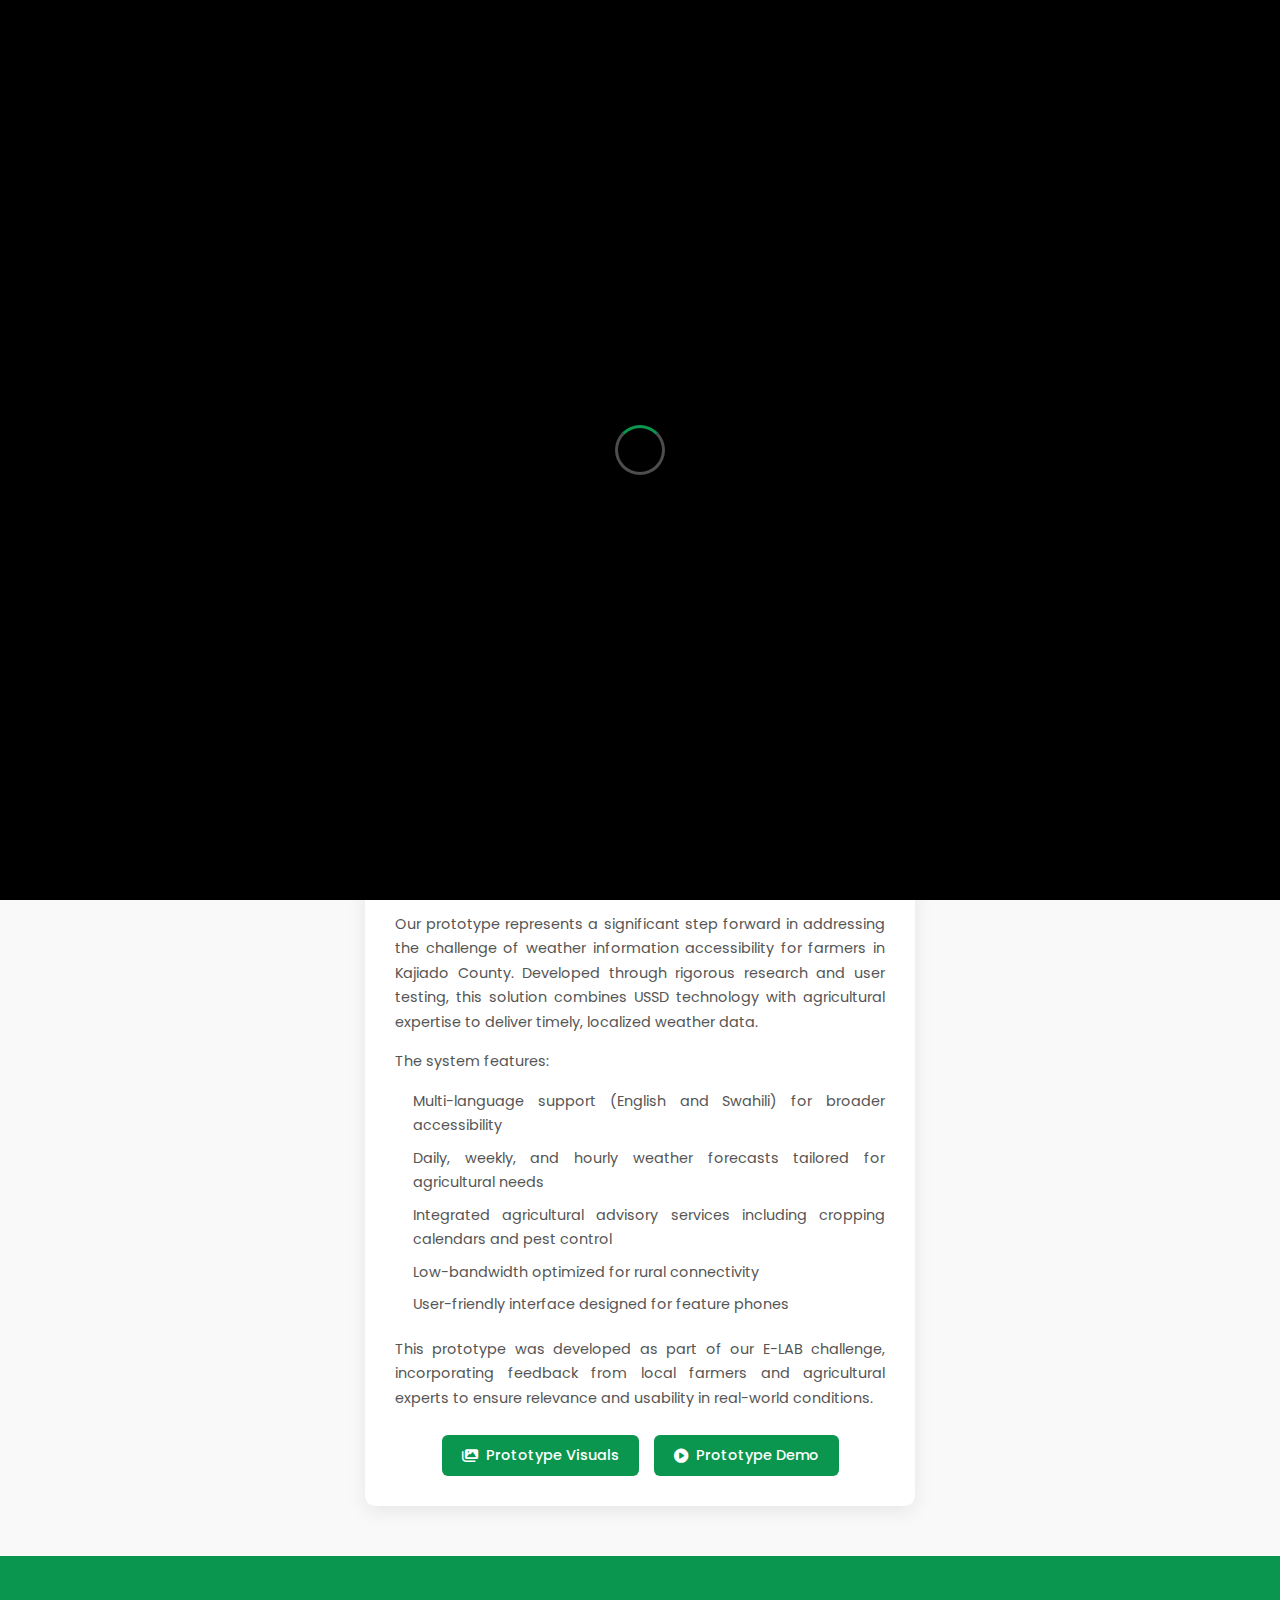
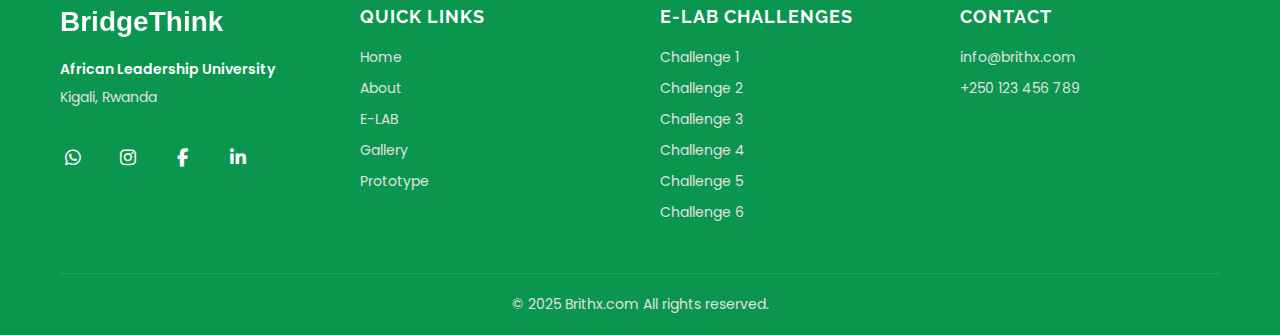
<file: prototype.html>
<!DOCTYPE html>
<html lang="en">
<head>
    <meta charset="UTF-8">
    <meta name="viewport" content="width=device-width, initial-scale=1.0">
    <title>Home | BridgeThink</title>
    <link rel="stylesheet" href="style.css">
    <!-- Google Fonts -->
    <link href="https://fonts.googleapis.com/css2?family=Poppins:wght@400;500;600&family=Raleway:wght@600;700&display=swap" rel="stylesheet">
    <!-- Font Awesome -->
    <link rel="stylesheet" href="https://cdnjs.cloudflare.com/ajax/libs/font-awesome/6.4.0/css/all.min.css">
    <style>
        /* Prototype Section Styles */
        .prototype-section {
            padding: 50px 20px;
            background-color: #f9f9f9;
            font-family: 'Poppins', sans-serif;
        }
        
        .prototype-container {
            max-width: 550px;
            margin: 0 auto;
        }
        
        .prototype-card {
            background: white;
            border-radius: 10px;
            box-shadow: 0 5px 20px rgba(0, 0, 0, 0.08);
            padding: 30px;
            width: 100%;
            margin: 0 auto;
        }
        
        .prototype-header {
            text-align: center;
            margin-bottom: 20px;
        }
        
        .prototype-header h2 {
            font-family: 'Raleway', sans-serif;
            font-size: 1.8rem;
            font-weight: 700;
            color: #333;
            margin-bottom: 8px;
        }
        
        .prototype-header p {
            font-family: 'Poppins', sans-serif;
            color: #666;
            font-size: 1rem;
            line-height: 1.5;
            max-width: 600px;
            margin: 0 auto;
            margin-top: 30px;
        }
        
        .prototype-content {
            font-size: 0.90rem;
            line-height: 1.7;
            color: #555;
            text-align: justify;
        }
        
        .prototype-content p {
            margin-bottom: 15px;
        }
        
        .prototype-content ul {
            margin-left: 18px;
            margin-bottom: 20px;
        }
        
        .prototype-content li {
            margin-bottom: 8px;
        }
        
        .prototype-links {
            display: flex;
            gap: 15px;
            justify-content: center;
            flex-wrap: wrap;
            margin-top: 25px;
        }
        
        .prototype-link {
            padding: 10px 20px;
            background: #0a964e;
            color: white;
            border-radius: 6px;
            text-decoration: none;
            font-family: 'Poppins', sans-serif;
            font-weight: 500;
            font-size: 0.9rem;
            transition: all 0.3s ease;
            display: inline-flex;
            align-items: center;
            gap: 8px;
        }
        
        .prototype-link:hover {
            background: #087a42;
            transform: translateY(-2px);
            box-shadow: 0 4px 12px rgba(10, 150, 78, 0.25);
        }
        
        @media (max-width: 768px) {
            .prototype-card {
                padding: 25px 18px;
            }
            
            .prototype-header h2 {
                font-size: 1.6rem;
            }
            
            .prototype-header p {
                font-size: 0.95rem;
            }
            
            .prototype-links {
                flex-direction: column;
                gap: 12px;
            }
            
            .prototype-link {
                width: 100%;
                justify-content: center;
                padding: 10px 15px;
            }
        }
    </style>
</head>
<body>
    <div class="loading-overlay" id="loadingOverlay">
        <div class="loader"></div>
    </div>
    
    <main>
        <header>
            <div class="brand-logo">
                <a href="index.html">Brithx</a>
            </div>
            
            <nav class="nav-menu" id="navMenu">
                <a href="index.html">Home</a>
                <a href="about.html">About</a>
                <a href="e-lab.html">E-LAB</a>
                <a href="gallery.html">Gallery</a>
                <a href="prototype.html" class="active">Prototype</a>
            </nav>
            
            <div class="menu-toggle" id="menuToggle">
                <span></span>
                <span></span>
                <span></span>
            </div>
        </header>

        <!-- Hero Section -->
        <section class="about-hero" style="background: url('proto.jpg') no-repeat center center/cover;">
            <div class="hero-overlay"></div>
            <div class="hero-content">
                <h1>Our Prototype</h1>
                <p>The Minimum Valuable Product!</p>
            </div>
        </section>
        
        <!-- Prototype Information Section -->
        <section class="prototype-section">
            <div class="prototype-container">
                <div class="prototype-card">
                    <div class="prototype-header">
                        <h2>Prototype Information</h2>
                        <p>Explore the details of our innovative solution and see how we're addressing the challenge</p>
                    </div>
                    
                    <div class="prototype-content">
                        <p>Our prototype represents a significant step forward in addressing the challenge of weather information accessibility for farmers in Kajiado County. Developed through rigorous research and user testing, this solution combines USSD technology with agricultural expertise to deliver timely, localized weather data.</p>
                        
                        <p>The system features:</p>
                        <ul>
                            <li>Multi-language support (English and Swahili) for broader accessibility</li>
                            <li>Daily, weekly, and hourly weather forecasts tailored for agricultural needs</li>
                            <li>Integrated agricultural advisory services including cropping calendars and pest control</li>
                            <li>Low-bandwidth optimized for rural connectivity</li>
                            <li>User-friendly interface designed for feature phones</li>
                        </ul>
                        
                        <p>This prototype was developed as part of our E-LAB challenge, incorporating feedback from local farmers and agricultural experts to ensure relevance and usability in real-world conditions.</p>
                    </div>
                    
                    <div class="prototype-links">
                        <a href="https://mgx-rivkd1vyuu.mgx.world/" class="prototype-link">
                            <i class="fas fa-images"></i> Prototype Visuals
                        </a>
                        <a href="https://252518-43c8fe57a2a54ac1b0b8ca69723113a2-5-latest.app.mgx.dev/" class="prototype-link">
                            <i class="fas fa-play-circle"></i> Prototype Demo
                        </a>
                    </div>
                </div>
            </div>
        </section>
    </main>

    <script src="app.js"></script>

    <footer class="footer">
        <div class="footer-container">
            <div class="footer-content">
                <!-- Brand and School Info -->
                <div class="footer-section footer-brand">
                    <div class="brand-name">BridgeThink</div>
                    <div class="school-info">
                        <div class="school-name">African Leadership University</div>
                        <div>Kigali, Rwanda</div>
                    </div>
                    <div class="social-icons">
                        <a href="#" aria-label="WhatsApp">
                            <i class="fab fa-whatsapp"></i>
                        </a>
                        <a href="#" aria-label="Instagram">
                            <i class="fab fa-instagram"></i>
                        </a>
                        <a href="#" aria-label="Facebook">
                            <i class="fab fa-facebook-f"></i>
                        </a>
                        <a href="#" aria-label="LinkedIn">
                            <i class="fab fa-linkedin-in"></i>
                        </a>
                    </div>
                </div>

                <!-- Quick Links -->
                <div class="footer-section">
                    <h3>Quick Links</h3>
                    <div class="footer-links">
                        <a href="index.html">Home</a>
                        <a href="about.html">About</a>
                        <a href="e-lab.html">E-LAB</a>
                        <a href="gallery.html">Gallery</a>
                        <a href="prototype.html">Prototype</a>
                    </div>
                </div>

                <!-- E-LAB Challenges -->
                <div class="footer-section">
                    <h3>E-LAB Challenges</h3>
                    <div class="footer-links">
                        <a href="challenge1.html">Challenge 1</a>
                        <a href="challenge2.html">Challenge 2</a>
                        <a href="challenge3.html">Challenge 3</a>
                        <a href="challenge4.html">Challenge 4</a>
                        <a href="challenge5.html">Challenge 5</a>
                        <a href="challenge6.html">Challenge 6</a>
                    </div>
                </div>

                <!-- Contact Info -->
                <div class="footer-section">
                    <h3>Contact</h3>
                    <div class="footer-links">
                        <a href="mailto:info@brithx.com">info@brithx.com</a>
                        <a href="tel:+250123456789">+250 123 456 789</a>
                    </div>
                </div>
            </div>

            <div class="footer-bottom">
                <p>&copy; 2025 Brithx.com All rights reserved.</p>
            </div>
        </div>
    </footer>
</body>
</html>
</file>
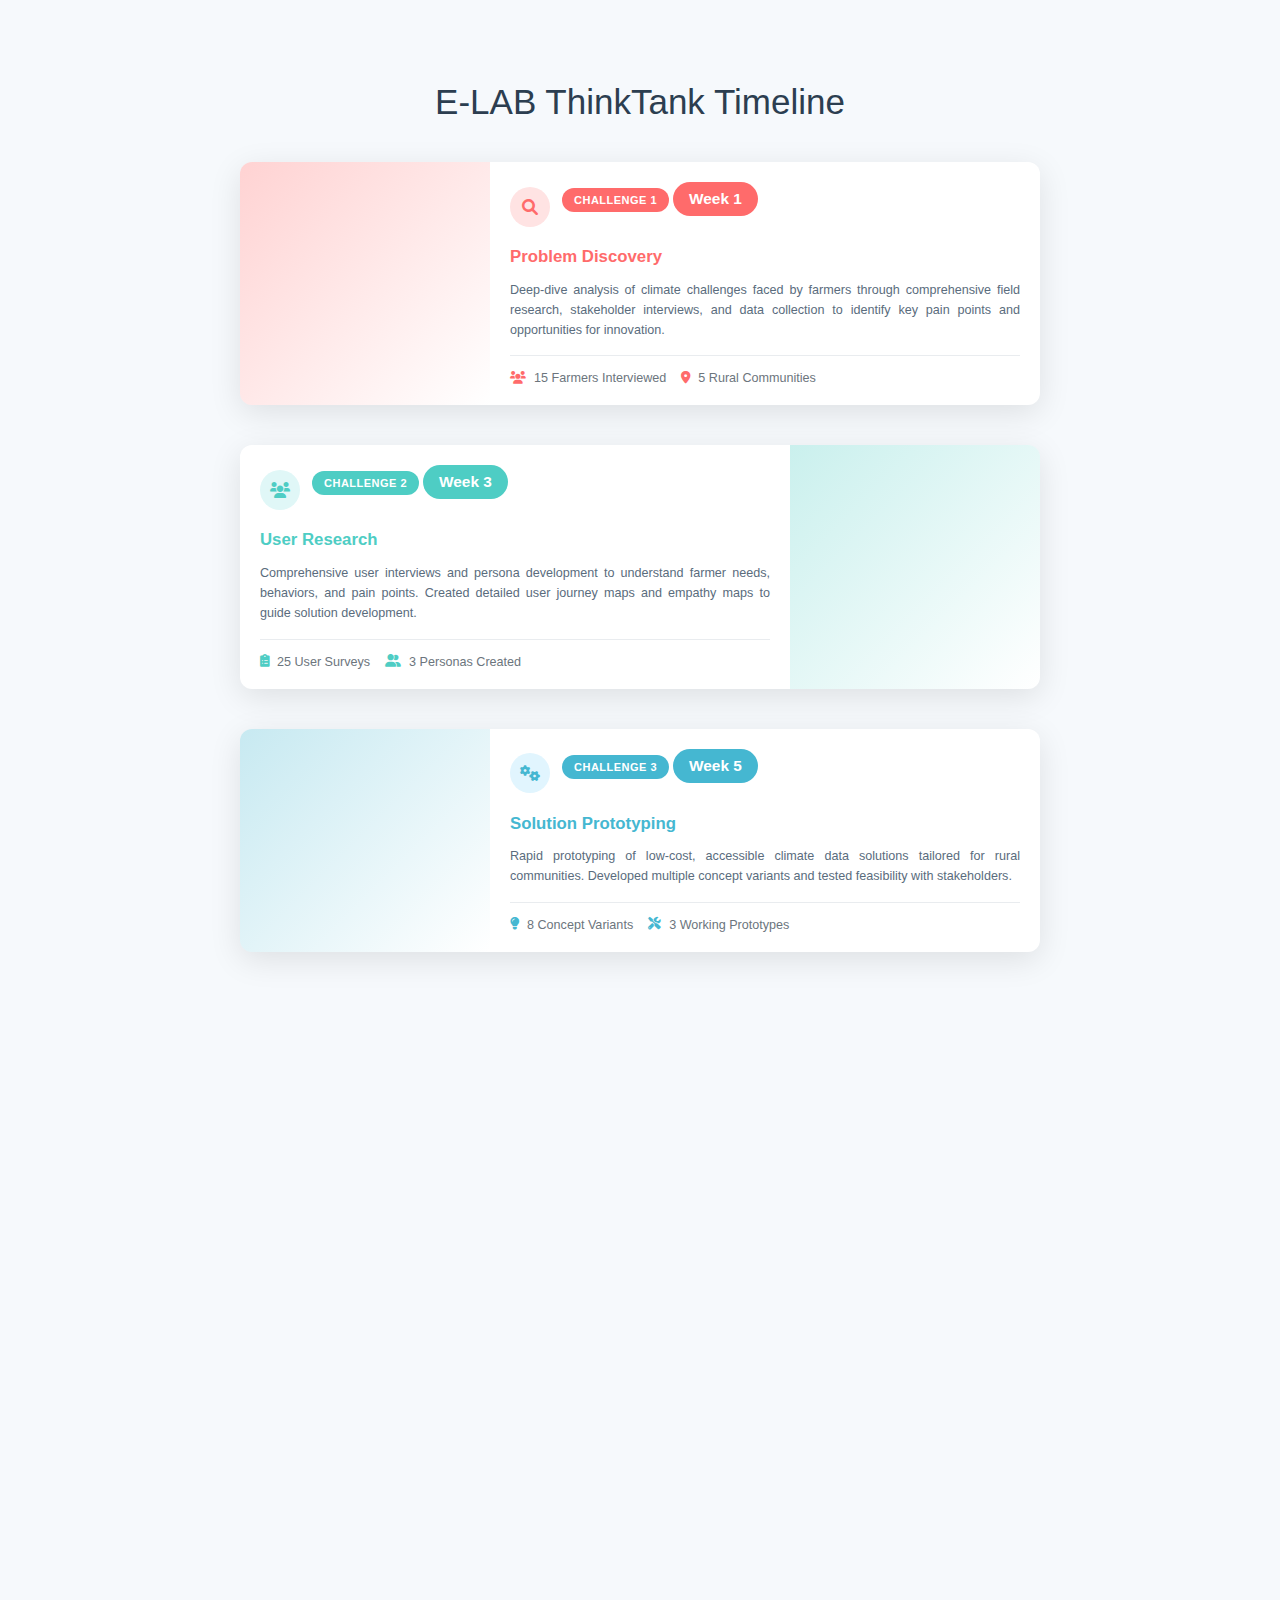
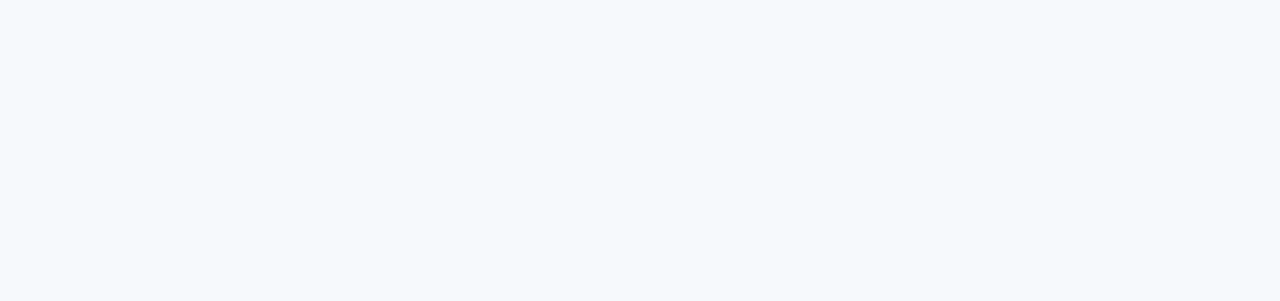
<file: test.html>
<!DOCTYPE html>
<html lang="en">
<head>
  <meta charset="UTF-8">
  <meta name="viewport" content="width=device-width, initial-scale=1.0">
  <title>E-LAB ThinkTank Timeline</title>
  <link href="https://cdnjs.cloudflare.com/ajax/libs/font-awesome/6.0.0/css/all.min.css" rel="stylesheet">
  <style>
    * {
      box-sizing: border-box;
    }

    html {
      font-size: 14px;
    }

    body {
      background: #f6f9fc;
      font-family: "Open Sans", sans-serif;
      color: #525f7f;
      margin: 0;
      padding: 20px;
    }

    h2 {
      margin: 5%;
      text-align: center;
      font-size: 2.5rem;
      font-weight: 300;
      color: #2c3e50;
      margin-bottom: 40px;
    }

    .timeline {
      display: flex;
      flex-direction: column;
      gap: 40px;
      margin: 20px auto;
      max-width: 1200px;
    }

    .timeline__event {
      display: flex;
      align-items: stretch;
      background: white;
      border-radius: 12px;
      box-shadow: 0 8px 32px rgba(0, 0, 0, 0.1);
      overflow: hidden;
      opacity: 0;
      transform: translateX(-100px);
      transition: all 0.8s cubic-bezier(0.25, 0.46, 0.45, 0.94);
      min-height: 200px;
      max-width: 800px;
      margin: 0 auto;
    }

    .timeline__event:nth-child(even) {
      flex-direction: row-reverse;
      transform: translateX(100px);
    }

    .timeline__event.animate-in {
      opacity: 1;
      transform: translateX(0);
    }

    .timeline__event__image {
      flex: 0 0 250px;
      background-size: cover;
      background-position: center;
      position: relative;
      overflow: hidden;
    }

    .timeline__event__image::before {
      content: '';
      position: absolute;
      top: 0;
      left: 0;
      right: 0;
      bottom: 0;
      background: linear-gradient(135deg, var(--overlay-color) 0%, transparent 100%);
      opacity: 0.3;
    }

    .timeline__event__content {
      flex: 1;
      padding: 20px;
      display: flex;
      flex-direction: column;
      justify-content: space-between;
    }

    .timeline__event__header {
      display: flex;
      align-items: center;
      gap: 12px;
      margin-bottom: 15px;
    }

    .timeline__event__icon {
      width: 40px;
      height: 40px;
      border-radius: 50%;
      background: var(--icon-bg);
      color: var(--icon-color);
      display: flex;
      align-items: center;
      justify-content: center;
      font-size: 16px;
      flex-shrink: 0;
    }

    .timeline__event__meta {
      flex: 1;
    }

    .timeline__event__badge {
      display: inline-block;
      background: var(--badge-bg);
      color: var(--badge-color);
      padding: 6px 12px;
      border-radius: 20px;
      font-size: 11px;
      font-weight: 600;
      text-transform: uppercase;
      letter-spacing: 0.5px;
      margin-bottom: 8px;
    }

    .timeline__event__date {
      color: var(--date-color);
      font-size: 1.1rem;
      font-weight: 600;
      background: var(--date-bg);
      padding: 8px 16px;
      border-radius: 20px;
      display: inline-block;
      margin-bottom: 15px;
    }

    .timeline__event__title {
      font-size: 1.2rem;
      line-height: 1.3;
      font-weight: 700;
      color: var(--title-color);
      margin-bottom: 12px;
    }

    .timeline__event__description {
      flex: 1;
    }

    .timeline__event__description p {
      margin: 0;
      line-height: 1.6;
      color: #5a6c7d;
      font-size: 0.9rem;
      text-align: justify;
    }

    .timeline__event__stats {
      display: flex;
      gap: 15px;
      margin-top: 15px;
      padding-top: 15px;
      border-top: 1px solid #e9ecef;
    }

    .timeline__event__stat {
      display: flex;
      align-items: center;
      gap: 8px;
      color: #6c757d;
      font-size: 0.9rem;
    }

    .timeline__event__stat i {
      color: var(--icon-color);
    }

    /* Type 1 - Red */
    .timeline__event--type1 {
      --title-color: #FF6B6B;
      --date-color: white;
      --date-bg: #FF6B6B;
      --icon-color: #FF6B6B;
      --icon-bg: #FFE3E3;
      --badge-bg: #FF6B6B;
      --badge-color: white;
      --overlay-color: #FF6B6B;
    }

    /* Type 2 - Teal */
    .timeline__event--type2 {
      --title-color: #4ECDC4;
      --date-color: white;
      --date-bg: #4ECDC4;
      --icon-color: #4ECDC4;
      --icon-bg: #E0F7F7;
      --badge-bg: #4ECDC4;
      --badge-color: white;
      --overlay-color: #4ECDC4;
    }

    /* Type 3 - Blue */
    .timeline__event--type3 {
      --title-color: #45B7D1;
      --date-color: white;
      --date-bg: #45B7D1;
      --icon-color: #45B7D1;
      --icon-bg: #E1F5FE;
      --badge-bg: #45B7D1;
      --badge-color: white;
      --overlay-color: #45B7D1;
    }

    /* Type 4 - Purple */
    .timeline__event--type4 {
      --title-color: #F093FB;
      --date-color: white;
      --date-bg: #F093FB;
      --icon-color: #F093FB;
      --icon-bg: #FCE4FF;
      --badge-bg: #F093FB;
      --badge-color: white;
      --overlay-color: #F093FB;
    }

    /* Type 5 - Green */
    .timeline__event--type5 {
      --title-color: #4CAF50;
      --date-color: white;
      --date-bg: #4CAF50;
      --icon-color: #4CAF50;
      --icon-bg: #E8F5E8;
      --badge-bg: #4CAF50;
      --badge-color: white;
      --overlay-color: #4CAF50;
    }

    /* Type 6 - Orange */
    .timeline__event--type6 {
      --title-color: #FF9800;
      --date-color: white;
      --date-bg: #FF9800;
      --icon-color: #FF9800;
      --icon-bg: #FFF3E0;
      --badge-bg: #FF9800;
      --badge-color: white;
      --overlay-color: #FF9800;
    }

    @media (max-width: 768px) {
      .timeline__event {
        flex-direction: column !important;
        min-height: auto;
        transform: translateY(50px) !important;
      }

      .timeline__event:nth-child(even) {
        flex-direction: column !important;
        transform: translateY(50px) !important;
      }

      .timeline__event.animate-in {
        transform: translateY(0) !important;
      }

      .timeline__event__image {
        flex: 0 0 150px;
        width: 100%;
      }

      .timeline__event__content {
        padding: 15px;
      }

      .timeline__event__header {
        flex-direction: column;
        align-items: flex-start;
        gap: 8px;
      }

      .timeline__event__stats {
        flex-direction: column;
        gap: 8px;
      }

      h2 {
        font-size: 2rem;
      }
    }

    @media (max-width: 480px) {
      .timeline__event__content {
        padding: 15px;
      }

      .timeline__event__title {
        font-size: 1.2rem;
      }

      .timeline__event__image {
        flex: 0 0 150px;
      }
    }
  </style>
</head>
<body>
  <h2>E-LAB ThinkTank Timeline</h2>
  <div class="timeline">
    
    <div class="timeline__event timeline__event--type1">
      <div class="timeline__event__image" style="background-image: url('https://images.unsplash.com/photo-1574269909862-7e1d70bb8078?w=500&h=300&fit=crop');">
      </div>
      <div class="timeline__event__content">
        <div class="timeline__event__header">
          <div class="timeline__event__icon">
            <i class="fas fa-search"></i>
          </div>
          <div class="timeline__event__meta">
            <div class="timeline__event__badge">Challenge 1</div>
            <div class="timeline__event__date">Week 1</div>
          </div>
        </div>
        <div class="timeline__event__title">Problem Discovery</div>
        <div class="timeline__event__description">
          <p>Deep-dive analysis of climate challenges faced by farmers through comprehensive field research, stakeholder interviews, and data collection to identify key pain points and opportunities for innovation.</p>
        </div>
        <div class="timeline__event__stats">
          <div class="timeline__event__stat">
            <i class="fas fa-users"></i>
            <span>15 Farmers Interviewed</span>
          </div>
          <div class="timeline__event__stat">
            <i class="fas fa-map-marker-alt"></i>
            <span>5 Rural Communities</span>
          </div>
        </div>
      </div>
    </div>

    <div class="timeline__event timeline__event--type2">
      <div class="timeline__event__image" style="background-image: url('https://images.unsplash.com/photo-1600880292203-757bb62b4baf?w=500&h=300&fit=crop');">
      </div>
      <div class="timeline__event__content">
        <div class="timeline__event__header">
          <div class="timeline__event__icon">
            <i class="fas fa-users"></i>
          </div>
          <div class="timeline__event__meta">
            <div class="timeline__event__badge">Challenge 2</div>
            <div class="timeline__event__date">Week 3</div>
          </div>
        </div>
        <div class="timeline__event__title">User Research</div>
        <div class="timeline__event__description">
          <p>Comprehensive user interviews and persona development to understand farmer needs, behaviors, and pain points. Created detailed user journey maps and empathy maps to guide solution development.</p>
        </div>
        <div class="timeline__event__stats">
          <div class="timeline__event__stat">
            <i class="fas fa-clipboard-list"></i>
            <span>25 User Surveys</span>
          </div>
          <div class="timeline__event__stat">
            <i class="fas fa-user-friends"></i>
            <span>3 Personas Created</span>
          </div>
        </div>
      </div>
    </div>

    <div class="timeline__event timeline__event--type3">
      <div class="timeline__event__image" style="background-image: url('https://images.unsplash.com/photo-1581291518857-4e27b48ff24e?w=500&h=300&fit=crop');">
      </div>
      <div class="timeline__event__content">
        <div class="timeline__event__header">
          <div class="timeline__event__icon">
            <i class="fas fa-cogs"></i>
          </div>
          <div class="timeline__event__meta">
            <div class="timeline__event__badge">Challenge 3</div>
            <div class="timeline__event__date">Week 5</div>
          </div>
        </div>
        <div class="timeline__event__title">Solution Prototyping</div>
        <div class="timeline__event__description">
          <p>Rapid prototyping of low-cost, accessible climate data solutions tailored for rural communities. Developed multiple concept variants and tested feasibility with stakeholders.</p>
        </div>
        <div class="timeline__event__stats">
          <div class="timeline__event__stat">
            <i class="fas fa-lightbulb"></i>
            <span>8 Concept Variants</span>
          </div>
          <div class="timeline__event__stat">
            <i class="fas fa-tools"></i>
            <span>3 Working Prototypes</span>
          </div>
        </div>
      </div>
    </div>

    <div class="timeline__event timeline__event--type4">
      <div class="timeline__event__image" style="background-image: url('https://images.unsplash.com/photo-1551434678-e076c223a692?w=500&h=300&fit=crop');">
      </div>
      <div class="timeline__event__content">
        <div class="timeline__event__header">
          <div class="timeline__event__icon">
            <i class="fas fa-rocket"></i>
          </div>
          <div class="timeline__event__meta">
            <div class="timeline__event__badge">Challenge 4</div>
            <div class="timeline__event__date">Week 7</div>
          </div>
        </div>
        <div class="timeline__event__title">MVP Development</div>
        <div class="timeline__event__description">
          <p>Building a minimum viable product of our climate support platform with core functionality. Implemented key features including weather data integration, alert systems, and user-friendly interface.</p>
        </div>
        <div class="timeline__event__stats">
          <div class="timeline__event__stat">
            <i class="fas fa-code"></i>
            <span>12 Core Features</span>
          </div>
          <div class="timeline__event__stat">
            <i class="fas fa-mobile-alt"></i>
            <span>Mobile-First Design</span>
          </div>
        </div>
      </div>
    </div>

    <div class="timeline__event timeline__event--type5">
      <div class="timeline__event__image" style="background-image: url('https://images.unsplash.com/photo-1507003211169-0a1dd7228f2d?w=500&h=300&fit=crop');">
      </div>
      <div class="timeline__event__content">
        <div class="timeline__event__header">
          <div class="timeline__event__icon">
            <i class="fas fa-flask"></i>
          </div>
          <div class="timeline__event__meta">
            <div class="timeline__event__badge">Challenge 5</div>
            <div class="timeline__event__date">Week 9</div>
          </div>
        </div>
        <div class="timeline__event__title">User Testing</div>
        <div class="timeline__event__description">
          <p>Extensive user testing with real farmers, gathering feedback and iterating on our solution. Conducted usability studies, A/B testing, and refined the user experience based on insights.</p>
        </div>
        <div class="timeline__event__stats">
          <div class="timeline__event__stat">
            <i class="fas fa-chart-line"></i>
            <span>85% User Satisfaction</span>
          </div>
          <div class="timeline__event__stat">
            <i class="fas fa-sync-alt"></i>
            <span>3 Iterations</span>
          </div>
        </div>
      </div>
    </div>

    <div class="timeline__event timeline__event--type6">
      <div class="timeline__event__image" style="background-image: url('https://images.unsplash.com/photo-1559526324-4b87b5e36e44?w=500&h=300&fit=crop');">
      </div>
      <div class="timeline__event__content">
        <div class="timeline__event__header">
          <div class="timeline__event__icon">
            <i class="fas fa-bullseye"></i>
          </div>
          <div class="timeline__event__meta">
            <div class="timeline__event__badge">Challenge 6</div>
            <div class="timeline__event__date">Week 11</div>
          </div>
        </div>
        <div class="timeline__event__title">Final Pitch</div>
        <div class="timeline__event__description">
          <p>Presenting our complete solution to stakeholders and developing a comprehensive scaling strategy. Delivered final presentation with business model, impact metrics, and implementation roadmap.</p>
        </div>
        <div class="timeline__event__stats">
          <div class="timeline__event__stat">
            <i class="fas fa-trophy"></i>
            <span>Best Innovation Award</span>
          </div>
          <div class="timeline__event__stat">
            <i class="fas fa-handshake"></i>
            <span>2 Partnership Offers</span>
          </div>
        </div>
      </div>
    </div>

  </div>

  <script>
    // Intersection Observer for scroll animations
    const observerOptions = {
      threshold: 0.2,
      rootMargin: '0px 0px -50px 0px'
    };

    const observer = new IntersectionObserver((entries) => {
      entries.forEach(entry => {
        if (entry.isIntersecting) {
          entry.target.classList.add('animate-in');
        }
      });
    }, observerOptions);

    // Observe all timeline events
    document.querySelectorAll('.timeline__event').forEach(event => {
      observer.observe(event);
    });

    // Add some extra spacing for better scroll experience
    document.body.style.paddingBottom = '100px';
  </script>
</body>
</html>
</file>
<file: style.css>
@import url('https://fonts.cdnfonts.com/css/bebas-neue');
        @import url('https://fonts.cdnfonts.com/css/poppins');
        @import url('https://fonts.googleapis.com/css2?family=Roboto:wght@300;400;500;700&display=swap');
        @import url('https://fonts.googleapis.com/css2?family=Raleway:ital,wght@0,100..900;1,100..900&display=swap');
        
        body{
            margin: 0;
            font-size: 15px;
            padding-top: 70px;
            overflow-x: hidden;
        }
        *{
            padding: 0;
            margin: 0;
            box-sizing: border-box;
            list-style: none;
        }
        svg{
            color: #fff;
        }
        :root{
            --width-default: min(1200px, 90vw);
            --diameter: 1432px;
        }
        .logo img{
            width: 50px;
        }
        header{
            width: 100%;
            height: 55px;
            margin: 0;
            padding: 0 5%;
            display: flex;
            justify-content: space-between;
            align-items: center;
            position: fixed;
            top: 0;
            left: 0;
            background: #0a964e;
            backdrop-filter: blur(10px);
            z-index: 1000;
            border-bottom: 1px solid rgba(255, 255, 255, 0.1);
        }

        /* Brand Logo Styles */
.brand-logo {
    display: flex;
    align-items: center;
}

.brand-logo a {
    color: #fff;
    text-decoration: none;
    font-family: 'Anta', sans-serif;
    font-size: 33px;
    font-weight: bolder;
    letter-spacing: 1px;
    transition: all 0.3s ease;
    margin-left: 75px;
}

.brand-logo a:hover {
    color: #e0e0e0;
    transform: scale(1.05);
}

/* Update the existing nav-menu styles */
.nav-menu {
    display: flex;
    margin-left: auto;
    margin-right: 0; /* Remove auto margin-left, keep margin-right as 0 */
    gap: 5px;
}

        .nav-menu a {
            color: #fff;
            text-decoration: none;
            font-family: 'Raleway', sans-serif;
            font-size: 12px;
            font-weight: bold;
            text-transform: uppercase;
            letter-spacing: 1px;
            padding: 10px 20px;
            border-radius: 0;
            transition: all 0.3s ease;
            position: relative;
            overflow: hidden;
        }
        
        .nav-menu a::before {
            content: '';
            position: absolute;
            bottom: 0;
            left: 0;
            width: 0;
            height: 2px;
            background: #fff;
            transition: width 0.3s ease;
        }
        
        .nav-menu a:hover::before {
            width: 100%;
        }
        
        .nav-menu a:hover {
            color: #fff;
            background: transparent;
        }
        
        .nav-menu a.active {
            color: #fff;
            background: transparent;
            border: 2px solid #fff;
            border-radius: 4px;
        }
        
        .nav-menu a.active::after {
            display: none;
        }
        
        /* Mobile Menu Toggle */
        .menu-toggle {
            display: none;
            flex-direction: column;
            cursor: pointer;
            z-index: 1001;
        }
        
        .menu-toggle span {
            width: 25px;
            height: 3px;
            background: #fff;
            margin: 3px 0;
            transition: 0.3s;
            border-radius: 2px;
        }
        
        .menu-toggle.active span:nth-child(1) {
            transform: rotate(-45deg) translate(-5px, 6px);
        }
        
        .menu-toggle.active span:nth-child(2) {
            opacity: 0;
        }
        
        .menu-toggle.active span:nth-child(3) {
            transform: rotate(45deg) translate(-5px, -6px);
        }
        
        /* Slideshow Container */
        .slideshow-container {
            position: relative;
            width: 100%;
            height: calc(100vh - 70px);
            overflow: hidden;
            background: #000;
        }
        
        .slide {
            position: absolute;
            width: 100%;
            height: 100%;
            opacity: 0;
            transition: opacity 1s ease-in-out;
            background-size: cover;
            background-position: center;
            background-repeat: no-repeat;
        }
        
        .slide.active {
            opacity: 1;
        }
        
        /* Overlay for better text readability */
        .slide::before {
            content: '';
            position: absolute;
            top: 0;
            left: 0;
            right: 0;
            bottom: 0;
            background: rgba(0, 0, 0, 0.4);
            z-index: 1;
        }
        
        /* Slide content */
        .slide-content {
            position: absolute;
            top: 50%;
            left: 50%;
            transform: translate(-50%, -50%);
            text-align: center;
            color: #fff;
            z-index: 2;
            width: 90%;
            max-width: 800px;
        }
        
        .slide-content h2 {
            font-size: clamp(2.5rem, 8vw, 8rem);
            font-family: 'Bebas Neue', sans-serif;
            line-height: 0.9;
            margin-bottom: 20px;
            text-shadow: 2px 2px 4px rgba(0, 0, 0, 0.8);
        }
        
        .slide-content p {
            font-size: clamp(1rem, 2vw, 1.5rem);
            font-family: 'Poppins', sans-serif;
            line-height: 1.6;
            margin-bottom: 30px;
            text-shadow: 1px 1px 2px rgba(0, 0, 0, 0.8);
        }
        
        .slide-content .btn {
            display: inline-block;
            padding: 15px 30px;
            background: #0a964e;
            color: #fff;
            text-decoration: none;
            font-family: 'Raleway', sans-serif;
            font-weight: 600;
            text-transform: uppercase;
            letter-spacing: 1px;
            border-radius: 5px;
            transition: all 0.3s ease;
            box-shadow: 0 4px 15px rgba(10, 150, 78, 0.3);
        }
        
        .slide-content .btn:hover {
            background: #087a3f;
            transform: translateY(-2px);
            box-shadow: 0 6px 20px rgba(10, 150, 78, 0.4);
        }
        
        /* Typewriter effect */
        .typewriter-wrapper {
            position: absolute;
            top: 20%;
            left: 50%;
            transform: translateX(-50%);
            z-index: 10;
            text-align: center;
        }

        .typewriter-wrapper .text {
            font-family: 'Poppins', sans-serif;
            font-size: clamp(1.5rem, 4vw, 2.5rem);
            font-weight: bold;
            color: #fff;
            text-shadow: 2px 2px 4px rgba(0, 0, 0, 0.8);
            white-space: nowrap;
            overflow: hidden;
            border-right: 2px solid #fff;
            animation: typing 2s steps(20, end) forwards;
        }

        .typewriter-wrapper .cursor {
            display: inline-block;
            width: 2px;
            height: 1em;
            background: #fff;
            margin-left: 2px;
            animation: blink 0.7s step-end infinite;
        }

        .typewriter-wrapper .cursor.hide-cursor {
            animation: none;
            opacity: 0;
        }

        @keyframes typing {
            from { width: 0; }
            to { width: 100%; }
        }

        @keyframes blink {
            50% { opacity: 0; }
        }
        
        /* Slide indicators */
        .slide-indicators {
            position: absolute;
            bottom: 30px;
            left: 50%;
            transform: translateX(-50%);
            display: flex;
            gap: 10px;
            z-index: 10;
        }
        
        .indicator {
            width: 12px;
            height: 12px;
            border-radius: 50%;
            background: rgba(255, 255, 255, 0.5);
            cursor: pointer;
            transition: background 0.3s ease;
        }
        
        .indicator.active {
            background: #fff;
        }
        
        /* Navigation arrows */
        .slide-nav {
            position: absolute;
            top: 50%;
            transform: translateY(-50%);
            background: rgba(255, 255, 255, 0.2);
            border: none;
            color: #fff;
            font-size: 24px;
            padding: 15px 20px;
            cursor: pointer;
            z-index: 10;
            transition: all 0.3s ease;
            backdrop-filter: blur(10px);
        }
        
        .slide-nav:hover {
            background: rgba(255, 255, 255, 0.3);
        }
        
        .slide-nav.prev {
            left: 20px;
        }
        
        .slide-nav.next {
            right: 20px;
        }
        
@media (max-width: 768px) {
    .brand-logo a {
        font-size: 35px;
        margin-left: 20px;
        font-weight: bolder;
    }
    
    body {
        padding-top: 55px;
    }
    
    .menu-toggle {
        display: flex;
    }
    
    .nav-menu {
        position: fixed;
        top: 55px;
        left: -100%;
        width: 100%;
        height: calc(100vh - 55px);
        background: rgba(0, 0, 0, 0.95);
        backdrop-filter: blur(10px);
        flex-direction: column;
        justify-content: center;
        align-items: center;
        gap: 30px;
        transition: left 0.3s ease;
        z-index: 999;
        margin-left: 0;
        margin-right: 0;
    }
    
    .nav-menu.active {
        left: 0;
    }
    
    .nav-menu a {
        font-size: 15px;
        padding: 15px 30px;
    }
    
    .slideshow-container {
        height: calc(100vh - 55px);
    }
    
    .typewriter-wrapper {
        top: 15%;
    }
    
    .slide-nav {
        font-size: 18px;
        padding: 10px 15px;
    }
    
    .slide-nav.prev {
        left: 10px;
    }
    
    .slide-nav.next {
        right: 10px;
    }
    
    .slide-indicators {
        bottom: 20px;
    }
}

@media (max-width: 480px) {
    .brand-logo a {
        font-size: 35px;
        margin-left: 20px;
        font-weight: bolder;
    }
    
    .slide-content {
        width: 95%;
        padding: 0 10px;
    }
    
    .slide-content .btn {
        padding: 12px 25px;
        font-size: 14px;
    }
    
    .typewriter-wrapper {
        top: 10%;
    }
}
        /* Loading animation */
        .loading-overlay {
            position: fixed;
            top: 0;
            left: 0;
            width: 100%;
            height: 100%;
            background: #000;
            display: flex;
            justify-content: center;
            align-items: center;
            z-index: 9999;
            opacity: 1;
            transition: opacity 0.5s ease;
        }
        
        .loading-overlay.hide {
            opacity: 0;
            pointer-events: none;
        }
        
        .loader {
            width: 50px;
            height: 50px;
            border: 3px solid rgba(255, 255, 255, 0.3);
            border-top: 3px solid #0a964e;
            border-radius: 50%;
            animation: spin 1s linear infinite;
        }
        
        @keyframes spin {
            0% { transform: rotate(0deg); }
            100% { transform: rotate(360deg); }
        }
        
        /* Who Are We Section */
        .who-are-we-section {
            padding: 100px 0;
            background: #f8f9fa;
            overflow: hidden;
        }
        
        .container {
            max-width: 1200px;
            margin: 0 auto;
            padding: 0 20px;
        }
        
        .section-content {
            display: grid;
            grid-template-columns: 1fr 1fr;
            gap: 60px;
            align-items: center;
            min-height: 500px;
        }
        
        .image-container {
            position: relative;
            transform: translateX(-100px);
            opacity: 0;
            transition: all 0.8s ease-out;
        }
        
        .image-container.animate-in {
            transform: translateX(0);
            opacity: 1;
        }
        
        .image-box {
            position: relative;
            width: 100%;
            height: 400px;
            border-radius: 10px;
            overflow: hidden;
            box-shadow: 0 20px 40px rgba(0, 0, 0, 0.1);
            background: #fff;
            padding: 20px;
        }
        
        .image-box img {
            width: 100%;
            height: 100%;
            object-fit: cover;
            border-radius: 5px;
        }
        
        .image-box::before {
            content: '';
            position: absolute;
            top: 10px;
            left: 10px;
            right: 10px;
            bottom: 10px;
            border: 2px solid #0a964e;
            border-radius: 5px;
            z-index: 1;
            pointer-events: none;
        }
        
        .text-content {
            transform: translateX(100px);
            opacity: 0;
            box-shadow: 20px 20px 40px rgba(10, 150, 78, 0.1);
            border-radius: 10px;
            width: 100%;
            height: 400px;
            transition: all 0.8s ease-out;
            transition-delay: 0.2s;
            padding: 20px;
        }
        
        .text-content.animate-in {
            transform: translateX(0);
            opacity: 1;
        }
        
        .text-content h2 {
            font-size: clamp(2rem, 2vw, 2rem);
            font-family: 'Raleway', sans-serif;
            color: #0a964e;
            margin-bottom: 30px;
            line-height: 1.2;
        }
        
        .text-content p {
            font-family: 'Poppins', sans-serif;
            font-size: 14px;
            text-align: justify;
            line-height: 1.7;
            color: #333;
            margin-bottom: 20px;
        }
        
        .features-list {
            margin-top: 30px;
        }
        
        .feature-item {
            display: flex;
            align-items: center;
            margin-bottom: 15px;
            font-family: 'Poppins', sans-serif;
            font-size: 13px;
            color: #333;
        }
        
        .feature-icon {
            width: 25px;
            height: 25px;
            background: #0a964e;
            color: #fff;
            border-radius: 50%;
            display: flex;
            align-items: center;
            justify-content: center;
            margin-right: 15px;
            font-size: 12px;
            font-weight: bold;
        }
        
        /* Animation keyframes */
        @keyframes slideInLeft {
            from {
                transform: translateX(-100px);
                opacity: 0;
            }
            to {
                transform: translateX(0);
                opacity: 1;
            }
        }
        
        @keyframes slideInRight {
            from {
                transform: translateX(100px);
                opacity: 0;
            }
            to {
                transform: translateX(0);
                opacity: 1;
            }
        }
        
        /* Responsive design for Who Are We section */
        @media (max-width: 768px) {
            .who-are-we-section {
                padding: 60px 0;
            }
            
            .section-content {
                grid-template-columns: 1fr;
                gap: 40px;
                text-align: center;
            }
            
            .image-box {
                height: 300px;
            }
            
            .text-content {
                transform: translateY(50px);
            }
            
            .text-content.animate-in {
                transform: translateY(0);
            }
        }
        
        @media (max-width: 480px) {
            .container {
                padding: 0 15px;
            }
            
            .section-content {
                gap: 30px;
            }
            
            .image-box {
                height: 250px;
                padding: 15px;
            }
            
            .text-content p {
                font-size: 14px;
            }
        }
        /* SDGs Section Styles */
.sdgs-section {
    padding: 80px 0;
    background: #fff;
    position: relative;
}

.section-title {
    font-family: 'Raleway', sans-serif;
    font-size: clamp(2rem, 2vw, 2rem);
    color: #0a964e;
    text-align: center;
    margin-bottom: 15px;
}

.section-subtitle {
    font-family: 'Poppins', sans-serif;
    font-size: clamp(1rem, 2vw, 1.2rem);
    color: #333;
    text-align: center;
    margin-bottom: 50px;
    max-width: 700px;
    margin-left: auto;
    margin-right: auto;
}

.sdgs-tabs {
    max-width: 1000px;
    margin: 0 auto;
    box-shadow: 20px 20px 40px rgba(10, 150, 78, 0.1);
    border-radius: 10px;
    overflow: hidden;
}

.tabs-nav {
    display: flex;
    flex-wrap: wrap;
    background: #0a964e;
    padding: 10px 10px 0;
}

.tab-btn {
    padding: 12px 20px;
    background: transparent;
    border: none;
    color: rgba(255, 255, 255, 0.8);
    font-family: 'Raleway', sans-serif;
    font-weight: 600;
    font-size: 14px;
    cursor: pointer;
    position: relative;
    transition: all 0.3s ease;
    text-transform: uppercase;
    letter-spacing: 1px;
}

.tab-btn::after {
    content: '';
    position: absolute;
    bottom: 0;
    left: 0;
    width: 100%;
    height: 3px;
    background: #fff;
    transform: scaleX(0);
    transition: transform 0.3s ease;
}

.tab-btn.active {
    color: #fff;
}

.tab-btn.active::after {
    transform: scaleX(1);
}

.tabs-content {
    background: #fff;
    padding: 30px;
}

.tab-pane {
    display: none;
}

.tab-pane.active {
    display: block;
    animation: fadeIn 0.5s ease;
}
/* Add these new animation styles right before your media queries */

/* SDGs Section Scroll Animations */
.sdgs-section {
    opacity: 0;
    transform: translateY(30px);
    transition: all 0.8s ease-out;
}

.sdgs-section.animate-in {
    opacity: 1;
    transform: translateY(0);
}

.tabs-nav {
    opacity: 0;
    transform: translateX(-50px);
    transition: all 0.6s ease-out 0.3s;
}

.tabs-nav.animate-in {
    opacity: 1;
    transform: translateX(0);
}

.tabs-content {
    opacity: 0;
    transform: translateX(50px);
    transition: all 0.6s ease-out 0.6s;
}

.tabs-content.animate-in {
    opacity: 1;
    transform: translateX(0);
}

.tab-content-inner {
    opacity: 0;
    transform: translateY(20px);
    transition: all 0.6s ease-out;
}

.tab-pane.active .tab-content-inner {
    opacity: 1;
    transform: translateY(0);
    transition-delay: 0.3s;
}

/* Keep all your existing SDGs section styles below */
.sdgs-section {
    padding: 80px 0;
    background: #fff;
    position: relative;
}

.section-title {
    font-family: 'Raleway', sans-serif;
    font-size: clamp(2rem, 2vw, 2rem);
    color: #0a964e;
    text-align: center;
    margin-bottom: 15px;
}

/* ... (rest of your existing SDGs CSS remains exactly the same) ... */

/* Responsive Design for SDGs Section */
@media (max-width: 768px) {
    .sdgs-section {
        padding: 60px 0;
    }
    
    .tabs-nav {
        justify-content: center;
    }
    
    .tab-content-inner {
        grid-template-columns: 1fr;
        gap: 20px;
        text-align: center;
    }
    
    .tab-image img {
        max-width: 120px;
    }
}

@media (max-width: 480px) {
    .tab-btn {
        padding: 10px 15px;
        font-size: 12px;
    }
    
    .tabs-content {
        padding: 20px;
    }
    
    .tab-text h3 {
        font-size: 1.5rem;
    }
    
    .tab-text p {
        font-size: 14px;
    }
}

@keyframes fadeIn {
    from { opacity: 0; }
    to { opacity: 1; }
}

.tab-content-inner {
    display: grid;
    grid-template-columns: 1fr 2fr;
    gap: 30px;
    align-items: center;
}

.tab-image {
    display: flex;
    justify-content: center;
    align-items: center;
}

.tab-image img {
    max-width: 150px;
    height: auto;
}

.tab-text h3 {
    font-family: 'Raleway', sans-serif;
    color: #0a964e;
    font-size: 1.8rem;
    margin-bottom: 15px;
}

.tab-text p {
    font-family: 'Poppins', sans-serif;
    color: #555;
    line-height: 1.7;
    font-size: 15px;
}

/* Responsive Design for SDGs Section */
@media (max-width: 768px) {
    .sdgs-section {
        padding: 60px 0;
    }
    
    .tabs-nav {
        justify-content: center;
    }
    
    .tab-content-inner {
        grid-template-columns: 1fr;
        gap: 20px;
        text-align: center;
    }
    
    .tab-image img {
        max-width: 120px;
    }
}

@media (max-width: 480px) {
    .tab-btn {
        padding: 10px 15px;
        font-size: 12px;
    }
    
    .tabs-content {
        padding: 20px;
    }
    
    .tab-text h3 {
        font-size: 1.5rem;
    }
    
    .tab-text p {
        font-size: 14px;
    }
}




/* Updated Hero Section with Enhanced Animations */
.about-hero {
    position: relative;
    height: 70vh;
    background: url('1752409414556.jpg') no-repeat center center;
    background-size: cover;
    display: flex;
    align-items: center;
    justify-content: center;
    text-align: center;
    color: white;
    padding-top: 55px;
    margin-top: 0;
    box-sizing: border-box;
    overflow: hidden; /* For the sliding animation */
}

.hero-overlay {
    position: absolute;
    top: 0;
    left: 0;
    width: 100%;
    height: 100%;
    background: rgba(0, 0, 0, 0.5);
    animation: overlayFadeIn 1.5s ease-out;
}

.hero-content {
    position: relative;
    z-index: 2;
    max-width: 90%;
    transform: translateY(20px);
    opacity: 0;
    animation: contentFadeIn 1s ease-out 0.5s forwards;
}

.about-hero h1 {
    font-family: 'Raleway', sans-serif;
    font-size: clamp(3rem, 2vw, 3rem);
    line-height: 1.1;
    margin-bottom: 20px;
    transform: translateY(20px);
    opacity: 0;
    animation: textSlideUp 0.8s ease-out 0.8s forwards;
}

.about-hero p {
    font-family: 'Raleway', sans-serif;
    font-size: 18px;
    max-width: 700px;
    margin: 0 auto 30px;
    text-shadow: 1px 1px 4px rgba(0, 0, 0, 0.8);
    transform: translateY(20px);
    opacity: 0;
    animation: textSlideUp 0.8s ease-out 1s forwards;
}

/* Enhanced Animations */
@keyframes overlayFadeIn {
    from { background: rgba(0, 0, 0, 0); }
    to { background: rgba(0, 0, 0, 0.5); }
}

@keyframes contentFadeIn {
    to { 
        transform: translateY(0);
        opacity: 1;
    }
}

@keyframes textSlideUp {
    0% {
        transform: translateY(20px);
        opacity: 0;
    }
    100% {
        transform: translateY(0);
        opacity: 1;
    }
}

/* Add a subtle scale effect on the heading */
@keyframes scaleIn {
    from { transform: scale(0.95); opacity: 0; }
    to { transform: scale(1); opacity: 1; }
}

/* Responsive Adjustments */
@media (max-width: 768px) {
    .about-hero {
        height: 60vh;
    }
    .about-hero h1 {
        font-size: clamp(2.5rem, 8vw, 4rem);
        animation: scaleIn 0.8s ease-out 0.8s forwards;
    }
    .about-hero p {
        font-size: 13px;
    }
}

@media (max-width: 480px) {
    .about-hero {
        height: 50vh;
    }
    .about-hero h1 {
        font-size: clamp(2rem, 6vw, 3rem);
        margin-bottom: 15px;
    }
    .about-hero p {
        font-size: 0px
    }
}


/* --------------------------------------------------------------------------------------------- */
/* Stacked Cards Styles */
.cards-stack-section {
    padding: 80px 0;
    background: none;
}

.cards-container {
    position: relative;
    max-width: 600px;
    height: 400px;
    margin: 0 auto 40px;
    perspective: 1000px;
}

.card {
    position: absolute;
    width: 100%;
    height: 100%;
    background: white;
    border-radius: 10px;
    box-shadow: 20px 20px 40px rgba(10, 150, 78, 0.1);
    transform-style: preserve-3d;
    transition: all 0.5s ease;
    cursor: pointer;
    top: 0;
    left: 0;
}

.card:nth-child(1) { z-index: 5; transform: translateY(0) scale(1); }
.card:nth-child(2) { z-index: 4; transform: translateY(10px) scale(0.98); }
.card:nth-child(3) { z-index: 3; transform: translateY(20px) scale(0.96); }
.card:nth-child(4) { z-index: 2; transform: translateY(30px) scale(0.94); }
.card:nth-child(5) { z-index: 1; transform: translateY(40px) scale(0.92); }

.card-image {
    height: 60%;
    overflow: hidden;
    border-top-left-radius: 10px;
    border-top-right-radius: 10px;
}

.card-image img {
    width: 100%;
    height: 100%;
    object-fit: cover;
}

.card-content {
    padding: 20px;
}

.card-content h3 {
    font-family: 'Raleway', sans-serif;
    color: #0a964e;
    margin-bottom: 15px;
}

.card-content p {
    font-family: 'Poppins', sans-serif;
    color: #555;
    line-height: 1.6;
}

.card-controls {
    text-align: center;
}

.view-cards-btn,
.keep-cards-btn {
    background: #0a964e;
    color: white;
    border: none;
    padding: 12px 30px;
    font-family: 'Raleway', sans-serif;
    font-weight: 600;
    text-transform: uppercase;
    letter-spacing: 1px;
    border-radius: 5px;
    cursor: pointer;
    transition: all 0.3s ease;
    margin: 0 10px;
}

.view-cards-btn:hover,
.keep-cards-btn:hover {
    background: #087a3f;
    transform: translateY(-2px);
}

/* Responsive Design */
@media (max-width: 768px) {
    .cards-container {
        height: 350px;
        max-width: 90%;
    }
}

/* Add these new styles */
.cards-stack-section {
    opacity: 0;
    transform: translateY(50px);
    transition: all 0.8s ease-out;
}

.cards-stack-section.animate-in {
    opacity: 1;
    transform: translateY(0);
}

.card {
    transition: all 0.7s cubic-bezier(0.68, -0.55, 0.27, 1.55);
}

/* Card exit animations */
.card-exit-left {
    transform: translateX(-100%) rotate(-15deg) !important;
    opacity: 0 !important;
}

.card-exit-right {
    transform: translateX(100%) rotate(15deg) !important;
    opacity: 0 !important;
}

.card-exit-top {
    transform: translateY(-100%) scale(0.8) !important;
    opacity: 0 !important;
}

.card-exit-bottom {
    transform: translateY(100%) scale(0.8) !important;
    opacity: 0 !important;
}

/* Improved text container */
.card-content {
    padding: 20px;
    height: 40%;
    overflow-y: auto;
}

.card-content::-webkit-scrollbar {
    width: 5px;
}

.card-content::-webkit-scrollbar-thumb {
    background: #0a964e;
    border-radius: 5px;
}

/* Better responsive behavior */
@media (max-width: 768px) {
    .cards-container {
        height: 500px; /* Taller for more text */
    }
    
    .card-image {
        height: 50%;
    }
    
    .card-content {
        height: 50%;
    }
}

@media (max-width: 480px) {
    .cards-container {
        height: 450px;
        max-width: 95%;
    }
    
    .card-content h3 {
        font-size: 1.2rem;
    }
    
    .card-content p {
        font-size: 0.9rem;
    }
}




/* --------------------------------------------------------------------------------------------- GALLERY */
.team-section {
  width: 100%;
  padding: 60px 20px;
  display: flex;
  justify-content: center;
  align-items: center;
  background: none;
}

.team-content-container {
  width: 100%;
  max-width: 1400px;
  display: flex;
  align-items: flex-start;
  gap: 40px;
}

.gallery-container {
  flex: 1;
  opacity: 0;
  transform: translateX(50px);
  transition: all 0.8s ease;
}

.gallery {
  display: grid;
  grid-template-columns: repeat(3, 1fr);
  column-gap: 25px;
  row-gap: 25px;
  width: 100%;
  justify-items: center;
}

/* Flip Card Container */
.gallery-item {
  position: relative;
  height: 300px;
  width: 300px;
  max-width: 500px;
  aspect-ratio: 1/2;
  border-radius: 12px;
  overflow: hidden;
  box-shadow: 0 4px 12px rgba(0,0,0,0.1);
  transition: all 0.5s ease;
  perspective: 1000px;
  border: 3px solid #0a964e !important;
}

/* Flip Card Inner Container */
.flip-card-inner {
  position: relative;
  width: 100%;
  height: 100%;
  transition: transform 0.6s;
  transform-style: preserve-3d;
}

/* Flip on hover */
.gallery-item:hover .flip-card-inner {
  transform: rotateY(180deg);
}

/* Front and Back Faces */
.flip-card-front, .flip-card-back {
  position: absolute;
  width: 100%;
  height: 100%;
  backface-visibility: hidden;
  -webkit-backface-visibility: hidden;
}

/* Front Face (Image) */
.flip-card-front {
  background-color: #fff;
}

.flip-card-front img {
  width: 100%;
  height: 100%;
  object-fit: cover;
  filter: blur(5px) brightness(0.8);
  transition: all 0.5s ease;
}

/* Back Face (Profile) */
.flip-card-back {
  background-color: white;
  transform: rotateY(180deg);
  display: flex;
  align-items: center;
  justify-content: center;
  padding: 20px;
  box-sizing: border-box;
}

.profile-content {
  text-align: center;
  width: 100%;
}

.profile-content h3 {
  color: #0a964e;
  font-family: 'Poppins', sans-serif;
  margin-bottom: 10px;
  font-size: 1.2rem;
}

.profile-content .flag {
  width: 40px;
  height: 26px;
  object-fit: contain;
  margin-bottom: 15px;
}

.profile-content .social-icons {
    margin-left: -10px;
}

.profile-description {
  color: #555;
  font-family: 'Poppins', sans-serif;
  font-size: 0.85rem;
  line-height: 1.5;
  margin-bottom: 20px;
}

.social-icons {
  display: flex;
  justify-content: center;
  gap: 15px;
}

.social-icons a {
  color: #0a964e;
  background: #f0f9f5;
  width: 35px;
  height: 35px;
  border-radius: 50%;
  display: flex;
  align-items: center;
  justify-content: center;
  transition: all 0.3s ease;
}

.social-icons a:hover {
  background: #0a964e;
  color: white;
  transform: translateY(-3px);
}

/* Overlay Styles */
.overlay {
  position: absolute;
  bottom: 0;
  left: 0;
  right: 0;
  display: flex;
  flex-direction: column;
  align-items: center;
  justify-content: flex-end;
  padding-bottom: 25px;
  opacity: 0;
  transform: translateY(20px);
  transition: all 0.5s ease;
}

.overlay img.flag {
  width: 40px;
  height: 26px;
  object-fit: contain;
  margin-bottom: 8px;
  filter: drop-shadow(0 0 2px rgba(0,0,0,0.5));
}

.overlay span {
  color: white;
  font-family: 'Poppins', sans-serif;
  font-size: 0.95rem;
  font-weight: 500;
  text-shadow: 1px 1px 3px rgba(0,0,0,0.8);
}

/* Active State */
.gallery-item.active {
  transform: translateY(-5px);
  box-shadow: 0 8px 20px rgba(0,0,0,0.15);
  z-index: 2;
}

.gallery-item.active img {
  filter: blur(0) brightness(1);
}

.gallery-item.active .overlay {
  opacity: 1;
  transform: translateY(0);
}

/* ===== WHITE CARD (ONLY FOR HEADER) ===== */
.team-header-card {
  background: white;
  border-radius: 16px;
  box-shadow: 20px 20px 40px rgba(10, 150, 78, 0.1);
  padding: 40px;
  width: 350px;
  text-align: center;
  opacity: 0;
  transform: translateX(-50px);
  transition: all 0.8s ease;
  position: sticky;
  top: 20px;
}

.team-header {
  display: flex;
  flex-direction: column;
  gap: 15px;
}

/* ===== RESPONSIVE LAYOUT ===== */
@media (max-width: 1200px) {
  .team-content-container {
    flex-direction: column;
    align-items: center;
    gap: 30px;
  }
  
  .team-header-card {
    width: 100%;
    max-width: 800px;
    position: static;
  }
}

@media (max-width: 992px) {
  .gallery {
    grid-template-columns: repeat(2, 1fr);
  }
  
  .gallery-item {
    height: 300px;
    width: 180px;
    max-width: 180px;
  }
}

@media (max-width: 768px) {
  .team-section {
    padding: 20px;
  }

  .team-header-card {
    padding: 25px;
  }

  .gallery-item {
    height: 280px;
    width: 160px;
    max-width: 160px;
  }
  
  .profile-content h3 {
    font-size: 1rem;
  }
  
  .profile-description {
    font-size: 0.8rem;
  }
}

@media (max-width: 576px) {
  .gallery {
    grid-template-columns: 1fr;
  }
  
  .gallery-item {
    height: 350px;
    width: 200px;
    max-width: 200px;
    margin: 0 auto;
  }
}


        :root {
            --primary-green: #0a964e;
            --light-green: #e8f5e9;
            --dark-green: #087a3f;
            --white: #ffffff;
            --light-gray: #f5f7fa;
            --text-dark: #2d3748;
            --text-light: #4a5568;
        }

        /* -------------------------------- TIMELINE STYLES -------------------------------- */
        .timeline {
            display: flex;
            flex-direction: column;
            gap: 30px;
            margin: 80px auto;
            max-width: 1100px;
            padding: 0 20px;
            position: relative;
        }

        /* Vertical line */
        .timeline::before {
            content: '';
            position: absolute;
            top: 0;
            bottom: 0;
            left: 50%;
            transform: translateX(-50%);
            width: 4px;
            background: var(--light-green);
            z-index: 1;
        }

        .timeline__event {
            display: flex;
            align-items: stretch;
            background: var(--white);
            border-radius: 12px;
            box-shadow: 0 10px 30px rgba(10, 150, 78, 0.1);
            overflow: hidden;
            opacity: 0;
            transform: translateY(30px);
            transition: all 0.6s cubic-bezier(0.25, 0.8, 0.25, 1);
            min-height: 220px;
            width: 100%;
            max-width: 900px;
            margin: 0 auto;
            position: relative;
            z-index: 2;
            border: 1px solid rgba(10, 150, 78, 0.1);
        }

        .timeline__event.animate-in {
            opacity: 1;
            transform: translateY(0);
        }

        .timeline__event:nth-child(odd) {
            margin-right: auto;
        }

        .timeline__event:nth-child(even) {
            margin-left: auto;
        }

        .timeline__event__image {
            flex: 0 0 35%;
            background-size: cover;
            background-position: center;
            position: relative;
            overflow: hidden;
            transition: all 0.4s ease;
        }

        .timeline__event:hover .timeline__event__image {
            flex: 0 0 40%;
        }

        /* Removed green overlay from images */
        .timeline__event__image::before {
            content: '';
            position: absolute;
            top: 0;
            left: 0;
            right: 0;
            bottom: 0;
            background: linear-gradient(to bottom, rgba(0,0,0,0.1) 0%, transparent 50%);
        }

        .timeline__event__content {
            flex: 1;
            padding: 25px;
            display: flex;
            flex-direction: column;
            justify-content: space-between;
        }

        .timeline__event__header {
            display: flex;
            align-items: center;
            gap: 15px;
            margin-bottom: 15px;
        }

        .timeline__event__icon {
            width: 45px;
            height: 45px;
            border-radius: 50%;
            background: var(--light-green);
            color: var(--primary-green);
            display: flex;
            align-items: center;
            justify-content: center;
            font-size: 18px;
            flex-shrink: 0;
            transition: all 0.3s ease;
        }

        .timeline__event:hover .timeline__event__icon {
            background: var(--primary-green);
            color: var(--white);
            transform: scale(1.1);
        }

        .timeline__event__meta {
            flex: 1;
        }

        .timeline__event__badge {
            display: inline-block;
            background: var(--primary-green);
            color: var(--white);
            padding: 6px 15px;
            border-radius: 20px;
            font-size: 12px;
            font-weight: 600;
            text-transform: uppercase;
            letter-spacing: 0.5px;
            margin-bottom: 8px;
            font-family: 'Poppins', sans-serif;
        }

        .timeline__event__date {
            color: var(--primary-green);
            font-size: 1rem;
            font-weight: 600;
            background: var(--light-green);
            padding: 6px 12px;
            border-radius: 20px;
            display: inline-block;
            font-family: 'Poppins', sans-serif;
        }

        /* Updated fonts */
        .timeline__event__title {
            font-size: 1.4rem;
            line-height: 1.3;
            font-weight: 700;
            color: var(--primary-green);
            margin-bottom: 12px;
            transition: all 0.3s ease;
            font-family: 'Raleway', sans-serif;
        }

        .timeline__event:hover .timeline__event__title {
            color: var(--dark-green);
        }

        .timeline__event__description {
            flex: 1;
            margin-bottom: 15px;
        }

        .timeline__event__description p {
            margin: 0;
            line-height: 1.6;
            color: var(--text-light);
            font-size: 0.90rem;
            font-family: 'Poppins', sans-serif;
            text-align: justify;
        }

        .timeline__event__footer {
            display: flex;
            justify-content: space-between;
            align-items: center;
            margin-top: 15px;
            padding-top: 15px;
            border-top: 1px solid rgba(10, 150, 78, 0.1);
            flex-wrap: wrap;
            gap: 15px;
        }

        .timeline__event__stats {
            display: flex;
            gap: 15px;
            flex-wrap: wrap;
        }

        .timeline__event__stat {
            display: flex;
            align-items: center;
            gap: 8px;
            color: var(--text-light);
            font-size: 0.9rem;
            background: var(--light-green);
            padding: 6px 12px;
            border-radius: 20px;
            font-family: 'Poppins', sans-serif;
        }

        .timeline__event__stat i {
            color: var(--primary-green);
        }

        /* Grade Counter Styles - Updated */
        .timeline__event__grade {
            display: flex;
            align-items: center;
            gap: 8px;
            font-family: 'Raleway', sans-serif;
            font-weight: 700;
            background: var(--light-green);
            padding: 6px 15px;
            border-radius: 20px;
            min-width: 140px;
            justify-content: center;
        }

        .grade-counter {
            display: flex;
            align-items: center;
            gap: 5px;
        }

        .grade-current {
            font-size: 1rem;
            color: var(--primary-green);
            min-width: 40px;
            text-align: center;
        }

        .grade-divider {
            font-size: 1rem;
            color: var(--text-light);
        }

        .grade-total {
            font-size: 1rem;
            color: var(--text-light);
            min-width: 40px;
            text-align: center;
        }

        /* Special style for Challenge 6 */
        .timeline__event--type6 .grade-current,
        .timeline__event--type6 .grade-total,
        .timeline__event--type6 .grade-divider {
            color: var(--primary-green);
            font-weight: 700;
        }

        /* Different types can be used for color variations if needed */
        .timeline__event--type1 { --icon-bg: #e3f2fd; }
        .timeline__event--type2 { --icon-bg: #e8f5e9; }
        .timeline__event--type3 { --icon-bg: #fff8e1; }
        .timeline__event--type4 { --icon-bg: #f3e5f5; }
        .timeline__event--type5 { --icon-bg: #e0f7fa; }
        .timeline__event--type6 { --icon-bg: #fffde7; }

        /* -------------------------------- MODAL LIGHTBOX STYLES -------------------------------- */
        .modal-overlay {
            position: fixed;
            top: 0;
            left: 0;
            right: 0;
            bottom: 0;
            background: rgba(0, 0, 0, 0.8);
            display: flex;
            align-items: center;
            justify-content: center;
            z-index: 1000;
            opacity: 0;
            visibility: hidden;
            transition: all 0.3s ease;
        }

        .modal-overlay.active {
            opacity: 1;
            visibility: visible;
        }

        .modal-container {
            background: white;
            border-radius: 12px;
            width: 80%;
            max-width: 900px;
            max-height: 90vh;
            overflow-y: auto;
            display: flex;
            box-shadow: 0 10px 30px rgba(0, 0, 0, 0.2);
            transform: translateY(20px);
            transition: transform 0.3s ease;
        }

        .modal-overlay.active .modal-container {
            transform: translateY(0);
        }

        .modal-image {
            flex: 0 0 45%;
            background-size: cover;
            background-position: center;
            border-radius: 12px 0 0 12px;
            min-height: 400px;
        }

        .modal-content {
            flex: 1;
            padding: 30px;
            display: flex;
            flex-direction: column;
        }

        .modal-close {
            position: absolute;
            top: 15px;
            right: 15px;
            background: var(--primary-green);
            color: white;
            width: 30px;
            height: 30px;
            border-radius: 50%;
            display: flex;
            align-items: center;
            justify-content: center;
            cursor: pointer;
            transition: all 0.3s ease;
        }

        .modal-close:hover {
            background: var(--dark-green);
            transform: rotate(90deg);
        }

        .info-card {
            background: var(--light-green);
            border-radius: 8px;
            padding: 20px;
            margin-bottom: 25px;
        }

        .info-card h3 {
            color: var(--primary-green);
            margin-top: 0;
            margin-bottom: 15px;
            font-family: 'Raleway', sans-serif;
        }

        .info-card p {
            margin: 8px 0;
            color: var(--text-light);
            font-family: 'Poppins', sans-serif;
        }

        .info-card a {
            color: var(--primary-green);
            text-decoration: none;
            font-weight: 500;
            transition: color 0.3s ease;
        }

        .info-card a:hover {
            color: var(--dark-green);
            text-decoration: underline;
        }

        .modal-content h4 {
            color: var(--primary-green);
            margin-top: 0;
            margin-bottom: 15px;
            font-family: 'Raleway', sans-serif;
        }

        .modal-content p {
            color: var(--text-light);
            text-align: justify;
            line-height: 1.6;
            margin-bottom: 20px;
            font-family: 'Poppins', sans-serif;
        }

        .video-link {
            display: inline-block;
            background: var(--primary-green);
            color: white;
            padding: 10px 20px;
            border-radius: 30px;
            text-decoration: none;
            font-family: 'Poppins', sans-serif;
            font-weight: 500;
            transition: all 0.3s ease;
        }

        .video-link:hover {
            background: var(--dark-green);
            transform: translateY(-2px);
        }

        .video-link i {
            margin-right: 8px;
        }

        .find-out-more {
            display: inline-block;
            background: var(--primary-green);
            color: white;
            padding: 8px 16px;
            border-radius: 20px;
            text-decoration: none;
            font-family: 'Poppins', sans-serif;
            font-size: 0.85rem;
            margin-top: 10px;
            transition: all 0.3s ease;
            border: none;
            cursor: pointer;
        }

        .find-out-more:hover {
            background: var(--dark-green);
            transform: translateY(-2px);
        }

        /* -------------------------------- RESPONSIVE STYLES -------------------------------- */
        @media (max-width: 900px) {
            .timeline::before {
                left: 50%;
                transform: translateX(-50%);
            }
            
            .timeline__event {
                flex-direction: column;
                max-width: 100%;
                margin-left: 0 !important;
                margin-right: 0 !important;
                width: 90%;
            }
            
            .timeline__event__image {
                flex: 0 0 200px;
                width: 100%;
            }
            
            .timeline__event:hover .timeline__event__image {
                flex: 0 0 200px;
            }

            /* Modal responsive styles */
            .modal-container {
                flex-direction: column;
                width: 90%;
                max-height: 85vh;
            }

            .modal-image {
                flex: 0 0 200px;
                border-radius: 12px 12px 0 0;
            }

            .modal-content {
                padding: 20px;
            }
        }

        @media (max-width: 768px) {
            .timeline__event__footer {
                flex-direction: column;
                align-items: flex-start;
                gap: 10px;
            }
            
            .timeline__event__stats {
                width: 100%;
            }
            
            .timeline__event__grade {
                width: 100%;
                justify-content: flex-start;
            }
        }

        @media (max-width: 600px) {
            .timeline {
                padding: 0 15px;
                gap: 25px;
                align-items: center;
            }
            
            .timeline::before {
                left: 50%;
            }
            
            .timeline__event {
                width: 100%;
                max-width: 400px;
            }
            
            .timeline__event__content {
                padding: 20px;
            }
            
            .timeline__event__header {
                flex-direction: column;
                align-items: flex-start;
                gap: 10px;
            }
            
            .timeline__event__title {
                font-size: 1.2rem;
            }
            
            .timeline__event__stats {
                flex-direction: column;
                gap: 10px;
            }

            /* Modal responsive styles */
            .modal-container {
                width: 95%;
            }

            .modal-image {
                flex: 0 0 150px;
            }
        }

        @media (max-width: 400px) {
            .timeline__event__image {
                flex: 0 0 150px;
            }
            
            .timeline__event__content {
                padding: 15px;
            }
            
            .timeline__event__title {
                font-size: 1.1rem;
            }
            
            .timeline__event__description p {
                font-size: 0.85rem;
            }
        }


        /* Footer Styles */
        .footer {
            background: #0a964e;
            color: #fff;
            padding: 50px 0 20px;
            margin-top: auto;
        }

        .footer-container {
            max-width: 1200px;
            margin: 0 auto;
            padding: 0 20px;
        }

        .footer-content {
            display: grid;
            grid-template-columns: 1fr 1fr 1fr 1fr;
            gap: 40px;
            margin-bottom: 40px;
        }

        .footer-section h3 {
            font-family: 'Raleway', sans-serif;
            font-size: 18px;
            font-weight: 700;
            margin-bottom: 20px;
            color: #fff;
            text-transform: uppercase;
            letter-spacing: 1px;
        }

        .footer-brand {
            display: flex;
            flex-direction: column;
        }

        .footer-brand .brand-name {
            font-family: 'Anta', sans-serif;
            font-size: 28px;
            font-weight: bolder;
            margin-bottom: 20px;
            background: #fff;
            -webkit-background-clip: text;
            -webkit-text-fill-color: transparent;
            background-clip: text;
        }

        .footer-brand .school-info {
            font-family: 'Poppins', sans-serif;
            font-size: 14px;
            line-height: 1.6;
            color: #e0e0e0;
            margin-bottom: 20px;
        }

        .footer-brand .school-name {
            font-weight: 600;
            color: #fff;
            margin-bottom: 5px;
        }

        .social-icons {
            display: flex;
            gap: 15px;
            margin-top: 10px;
            margin-left: -70px;
        }

        .social-icons a {
            display: inline-flex; /* Changed to inline-flex for better icon alignment */
            align-items: center;
            justify-content: center;
            width: 40px;
            height: 40px;
            border-radius: 50%;
            color: #fff;
            text-decoration: none;
            font-size: 18px;
            transition: all 0.3s ease;
            background-color: #0a964e;
            /* Temporary debug background - can remove */
        }

        /* Explicit icon styling */
        .social-icons .fab {
            display: inline-block;
            width: 100%;
            text-align: center;
            line-height: 40px; /* Match container height */
        }

        .social-icons a:hover {
            background: rgba(255, 255, 255, 0.2);
            transform: translateY(-2px);
            color: #fff;
        }

        .footer-links {
            display: flex;
            flex-direction: column;
        }

        .footer-links a {
            color: #e0e0e0;
            text-decoration: none;
            font-family: 'Poppins', sans-serif;
            font-size: 14px;
            margin-bottom: 10px;
            transition: all 0.3s ease;
            position: relative;
            padding-left: 0;
        }

        .footer-links a:hover {
            color: #fff;
            padding-left: 10px;
        }

        .footer-links a::before {
            content: '';
            position: absolute;
            left: 0;
            top: 50%;
            transform: translateY(-50%);
            width: 0;
            height: 2px;
            background: #f1c40f;
            transition: width 0.3s ease;
        }

        .footer-links a:hover::before {
            width: 6px;
        }

        .footer-bottom {
            border-top: 1px solid rgba(255, 255, 255, 0.1);
            padding-top: 20px;
            text-align: center;
        }

        .footer-bottom p {
            font-family: 'Poppins', sans-serif;
            font-size: 14px;
            color: #e0e0e0;
            margin: 0;
        }

        /* Responsive Design */
        @media (max-width: 992px) {
            .footer-content {
                grid-template-columns: 1fr 1fr;
                gap: 30px;
            }

            .footer-brand .brand-name {
                font-size: 24px;
            }
            .social-icons {
                margin-left: -10px
            }
        }

        @media (max-width: 768px) {
            .footer {
                padding: 40px 0 20px;
            }

            .footer-content {
                grid-template-columns: 1fr;
                gap: 30px;
                text-align: center;
            }

            .footer-brand .brand-name {
                font-size: 22px;
            }

            .social-icons {
                justify-content: center;
            }

            .footer-links {
                align-items: center;
            }

            .footer-links a:hover {
                padding-left: 0;
            }
        }

        @media (max-width: 480px) {
            .footer-container {
                padding: 0 15px;
            }

            .footer-content {
                gap: 25px;
            }

            .footer-brand .brand-name {
                font-size: 20px;
            }

            .footer-section h3 {
                font-size: 16px;
            }

            .social-icons a {
                width: 35px;
                height: 35px;
                font-size: 16px;
            }
        }
</file>
